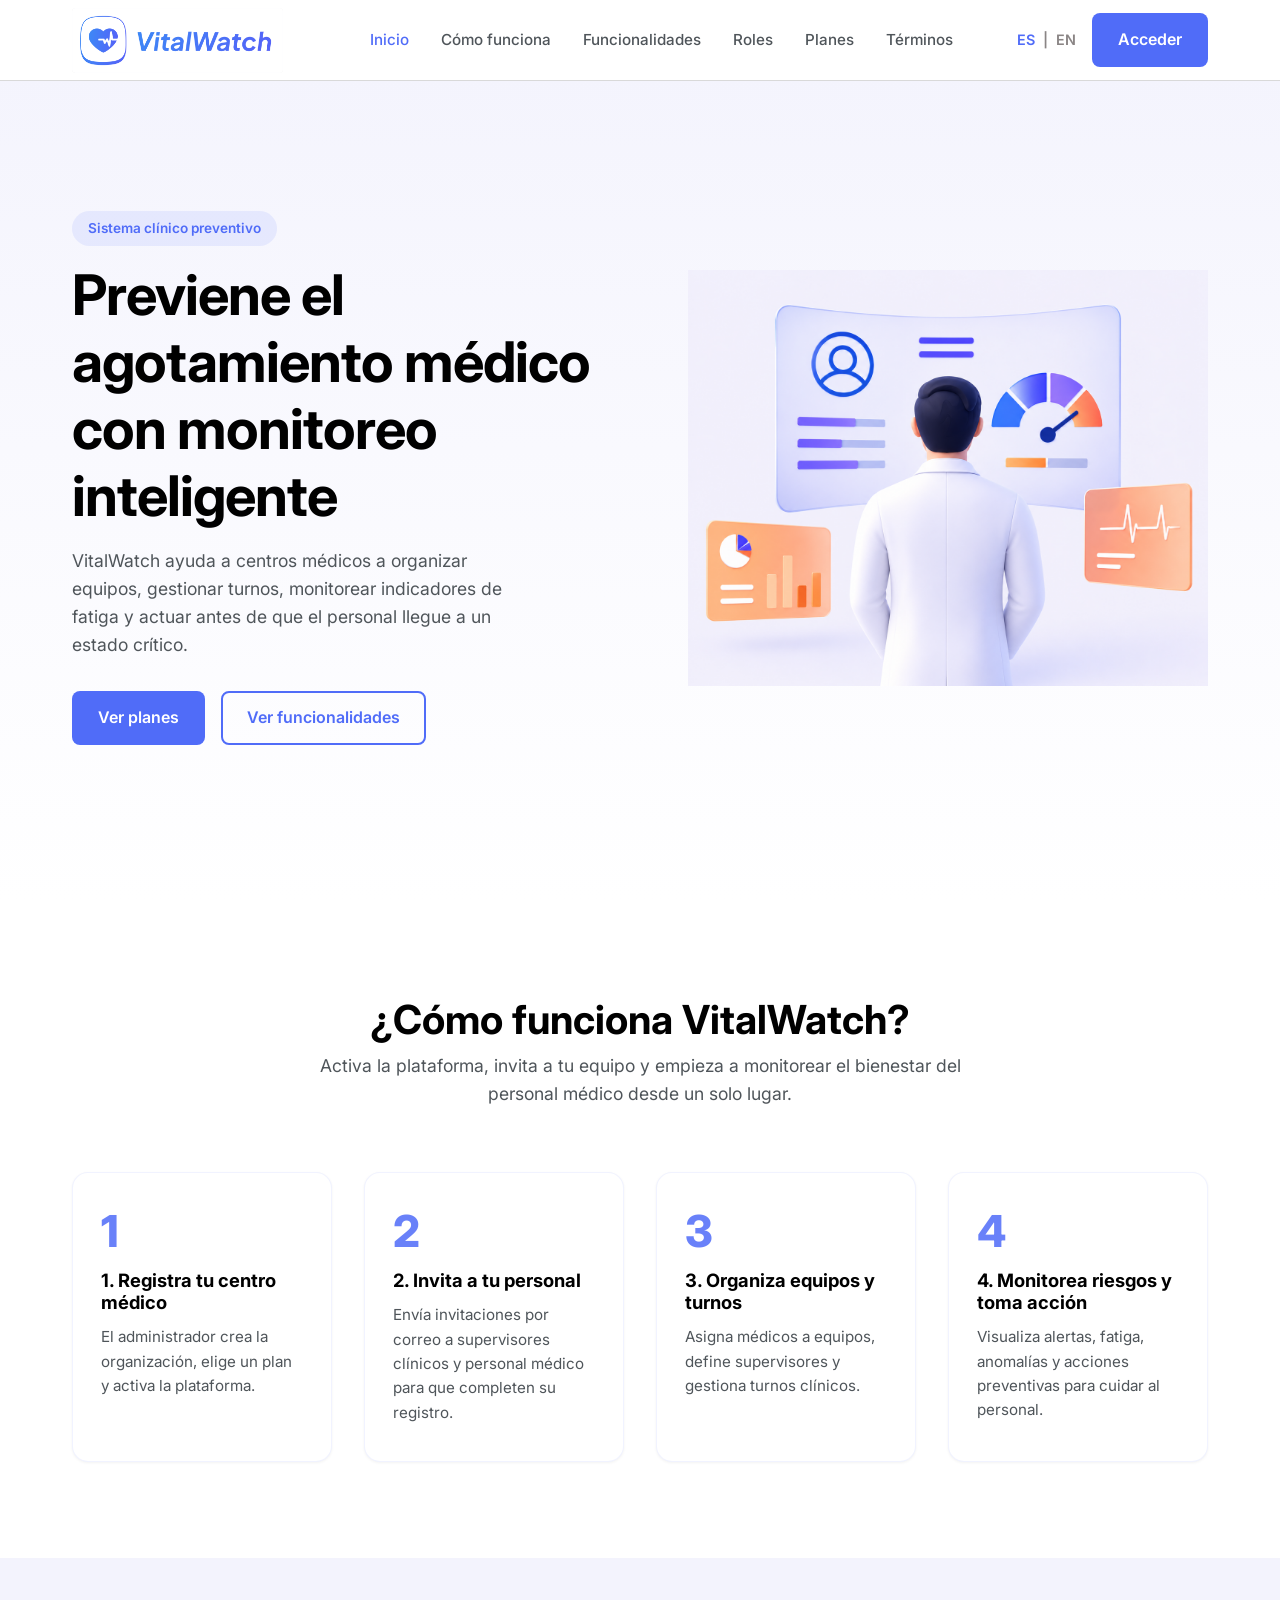
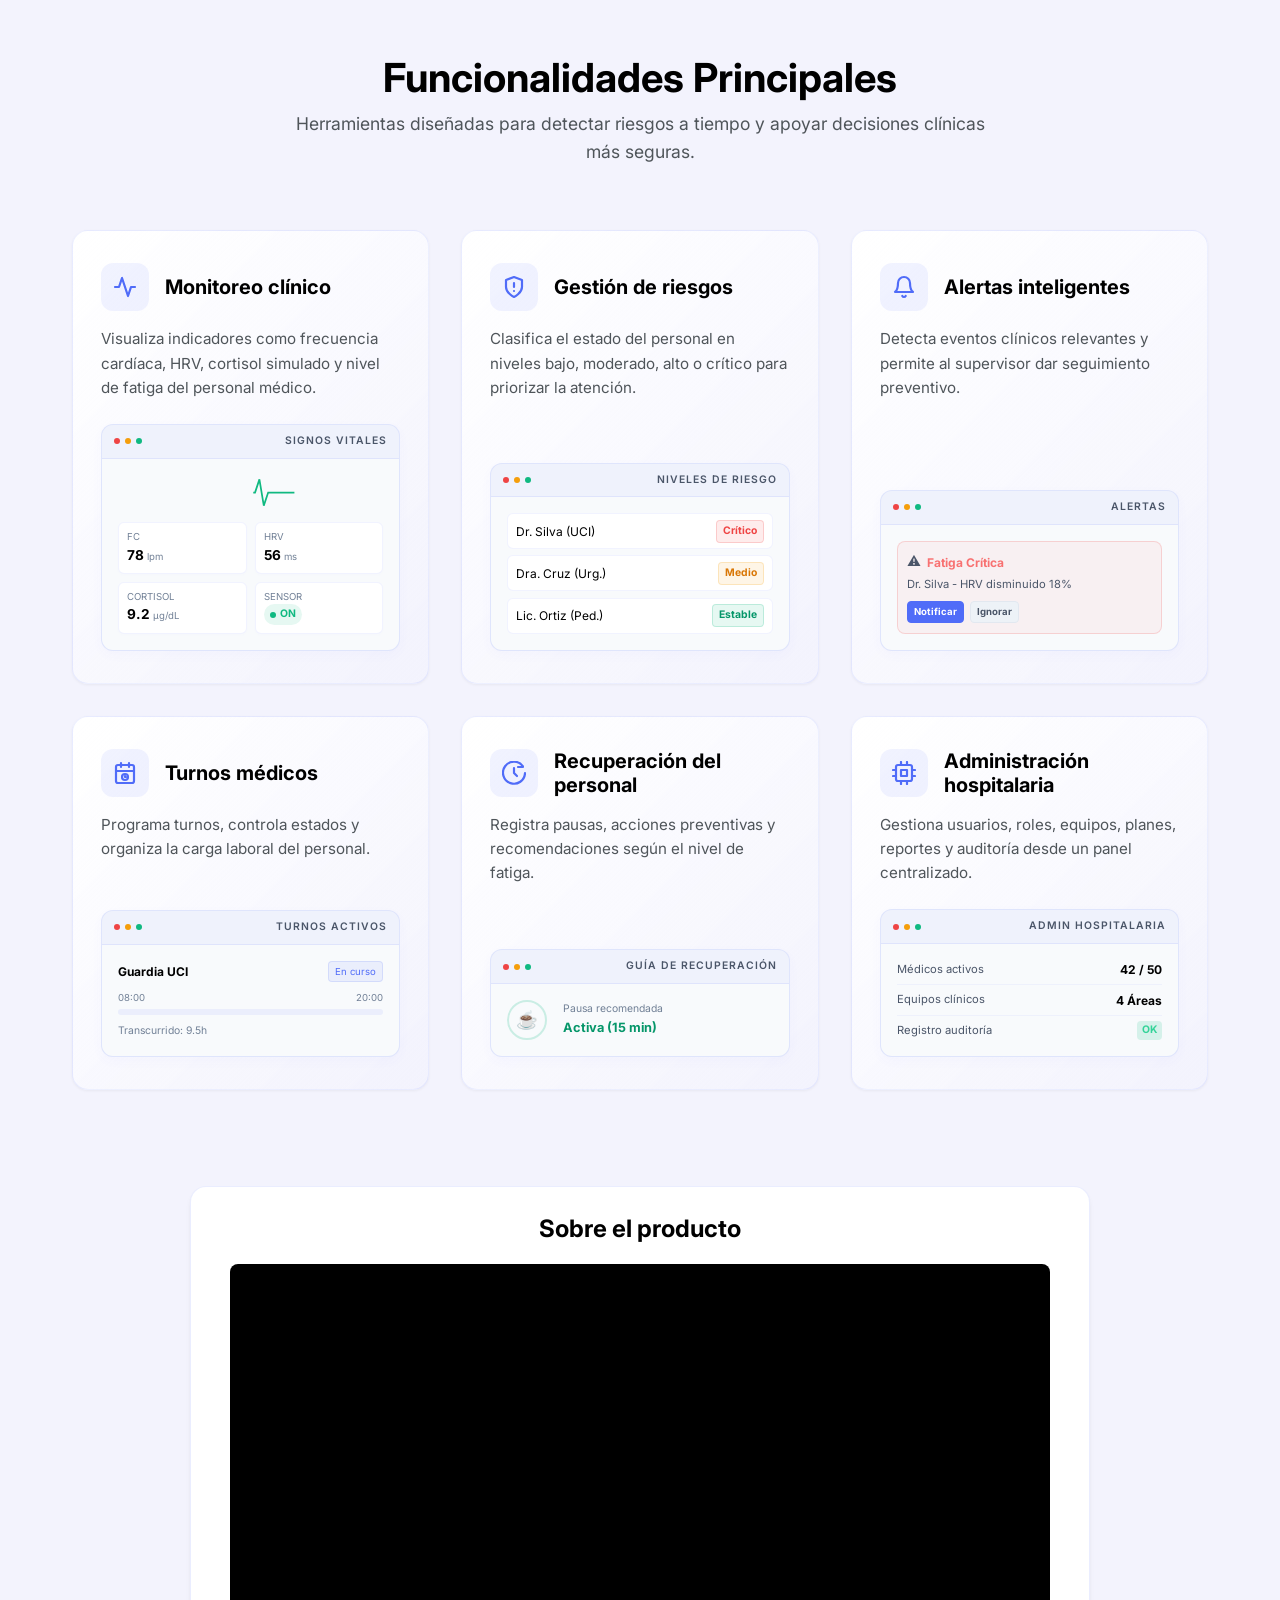
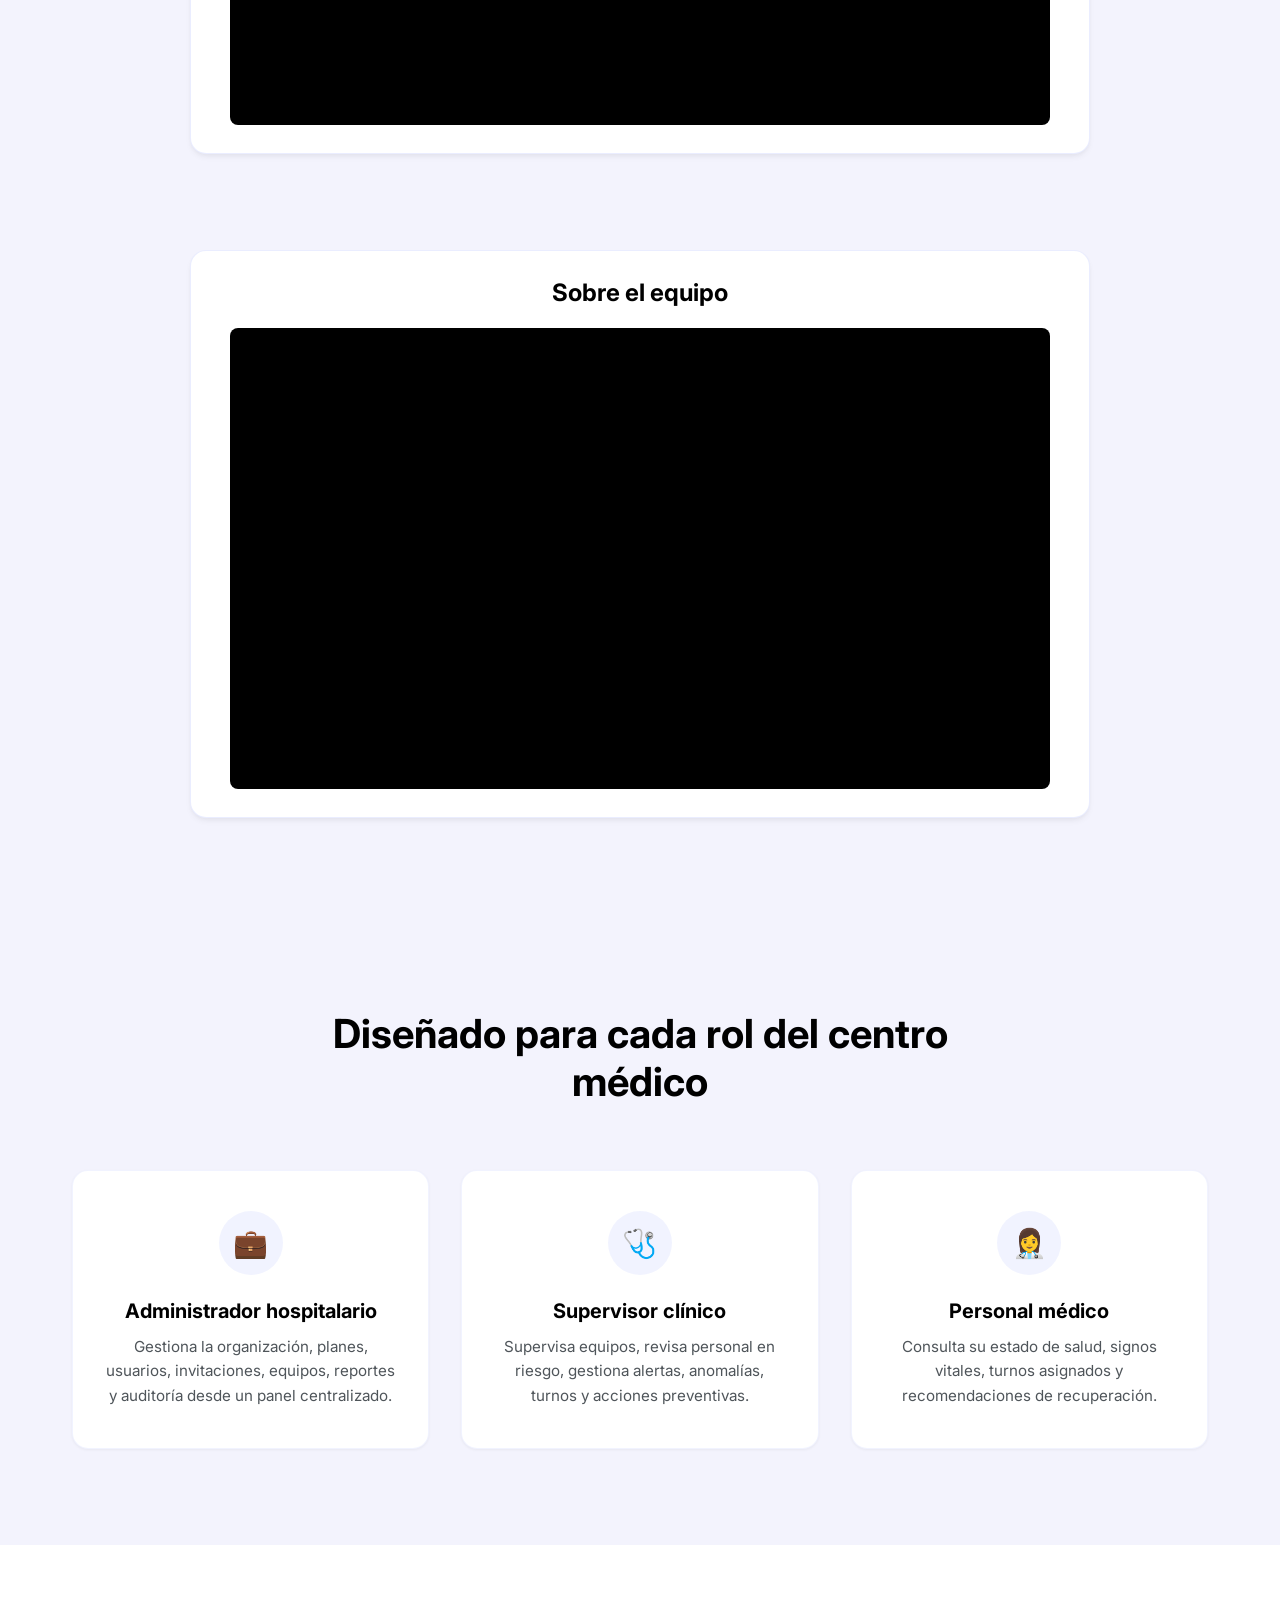
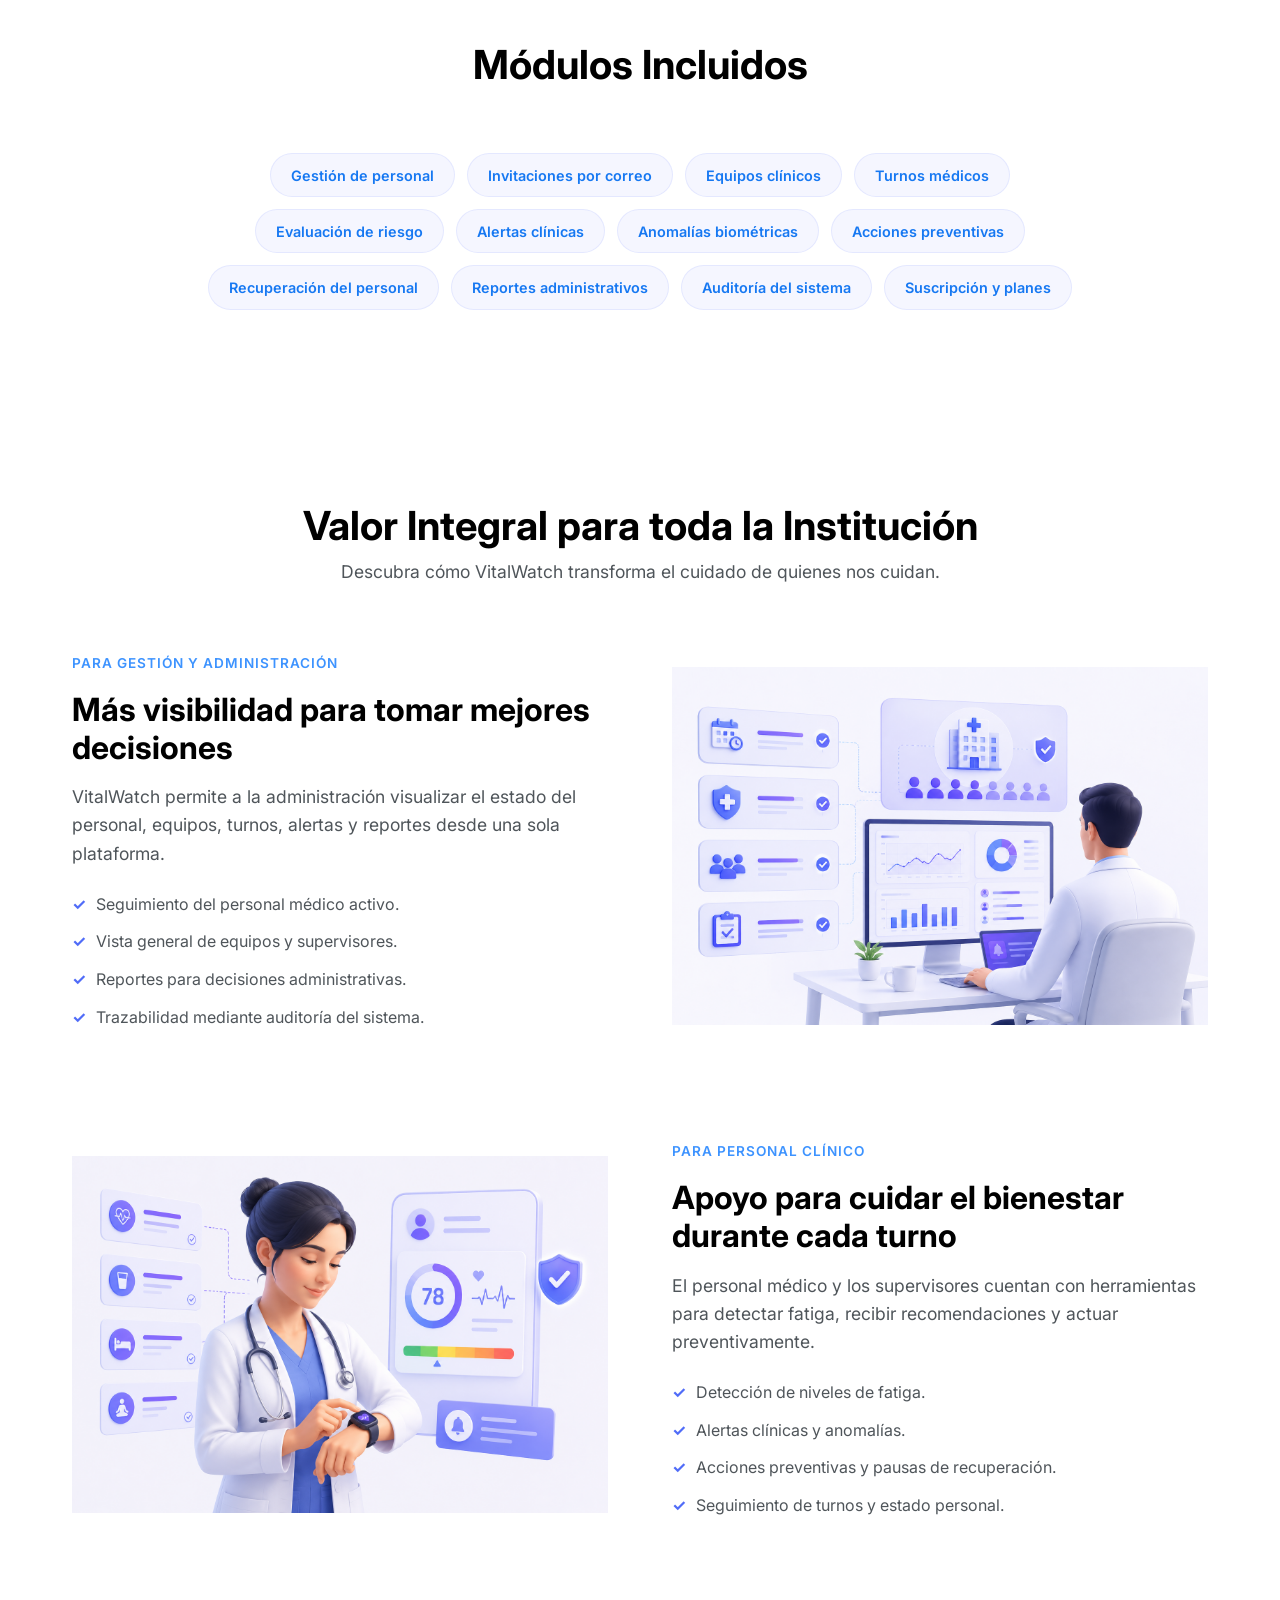
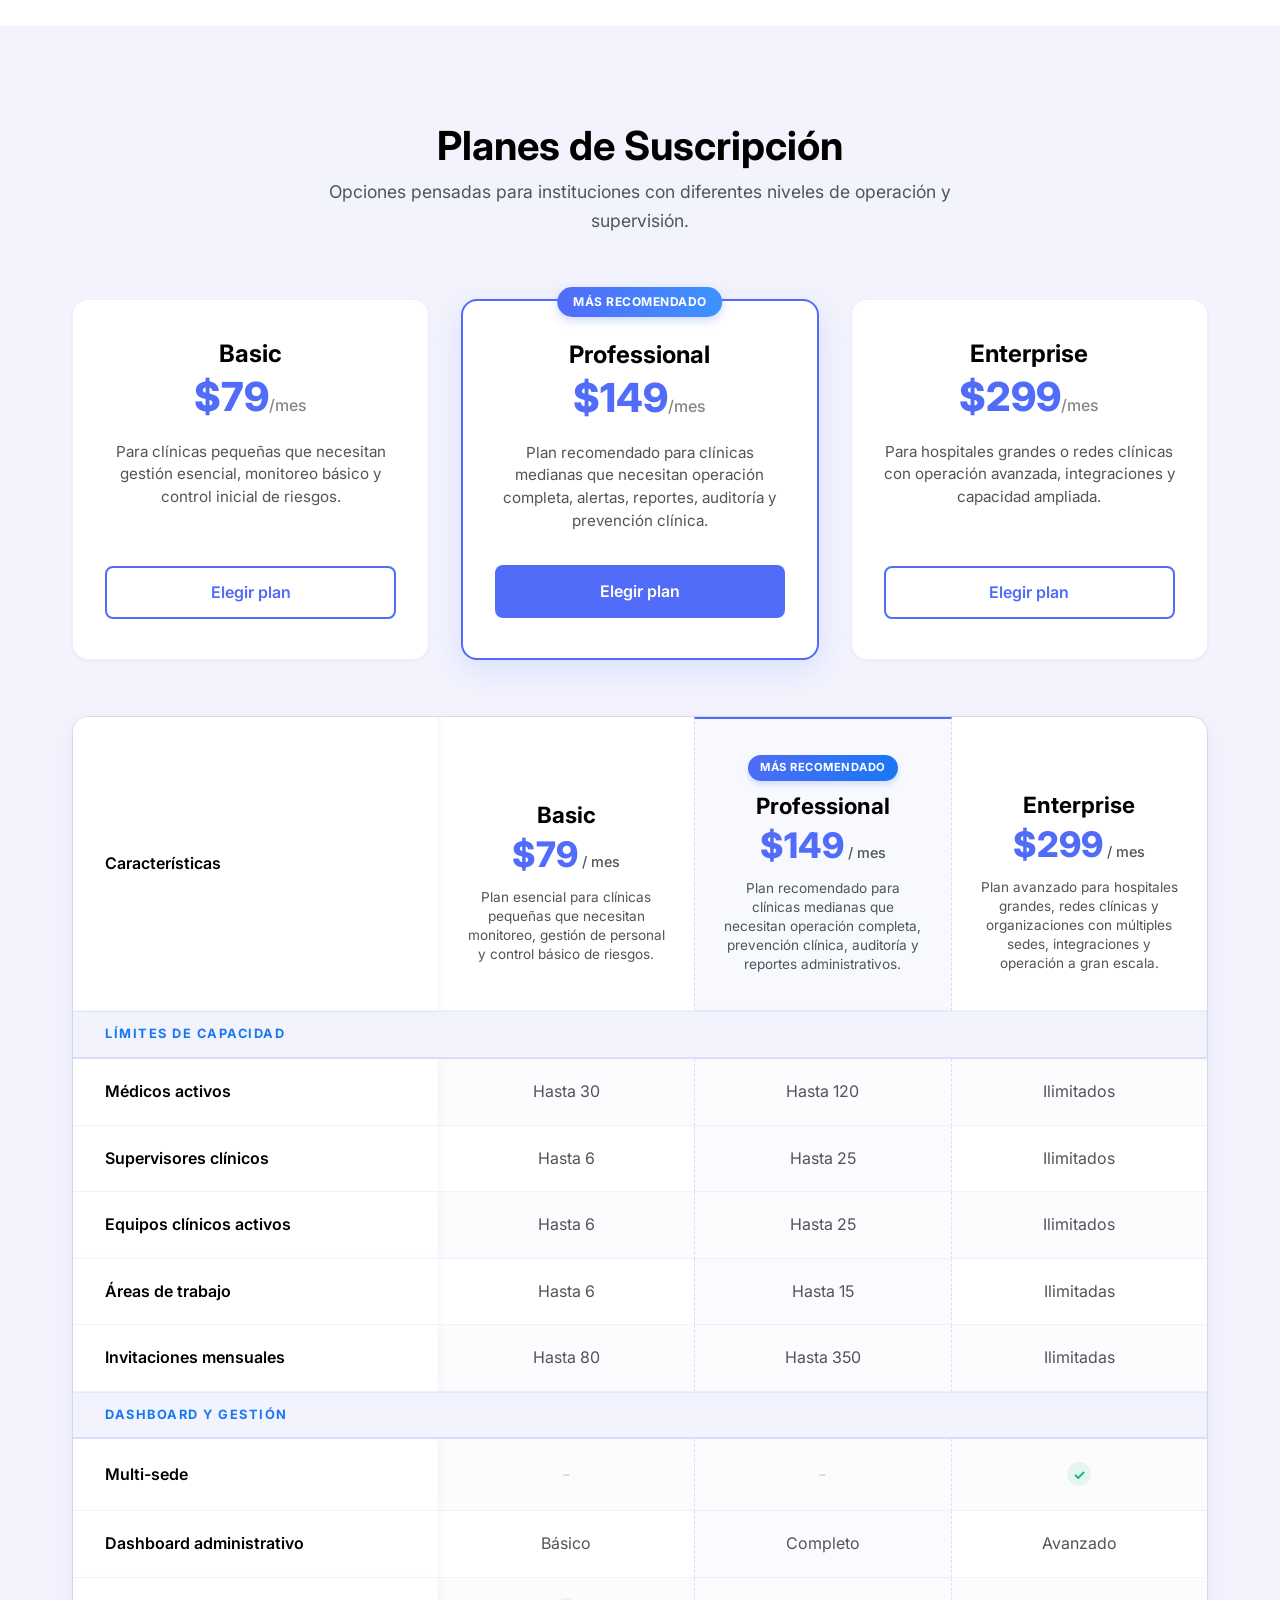
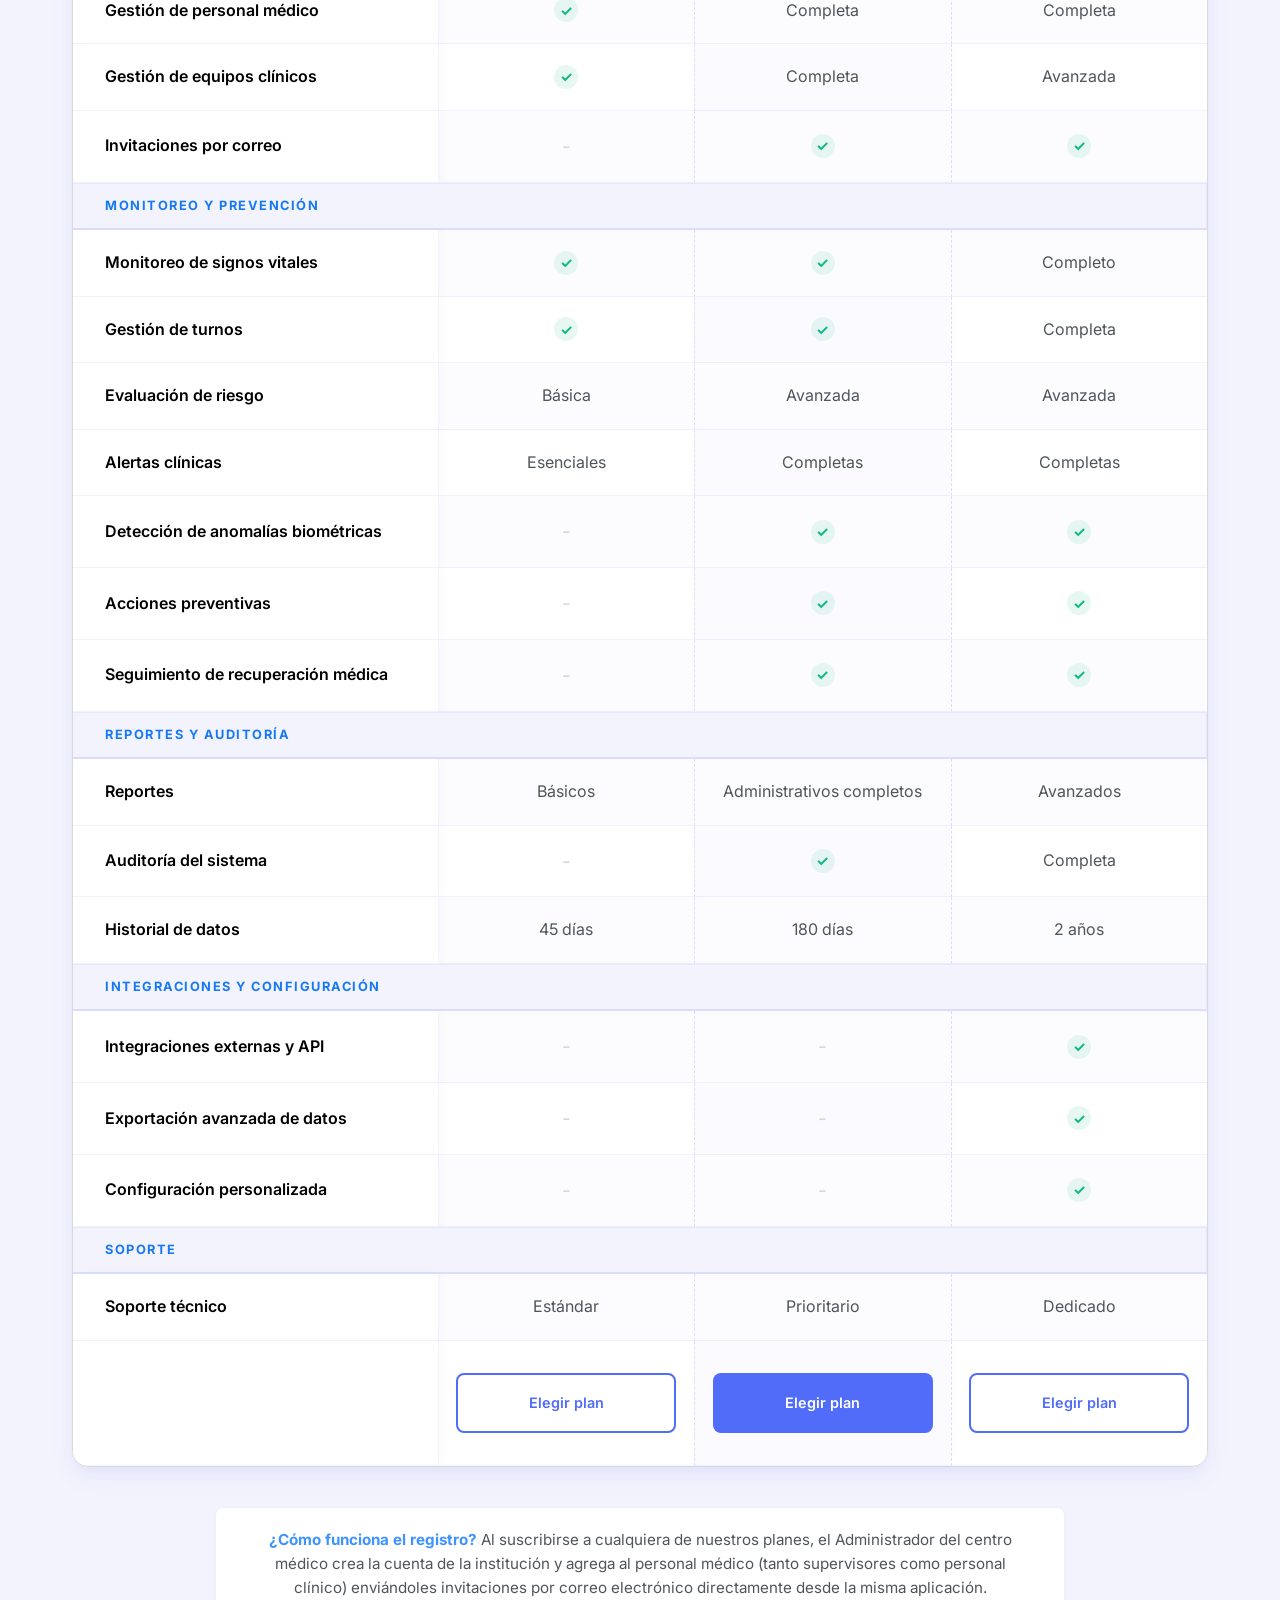
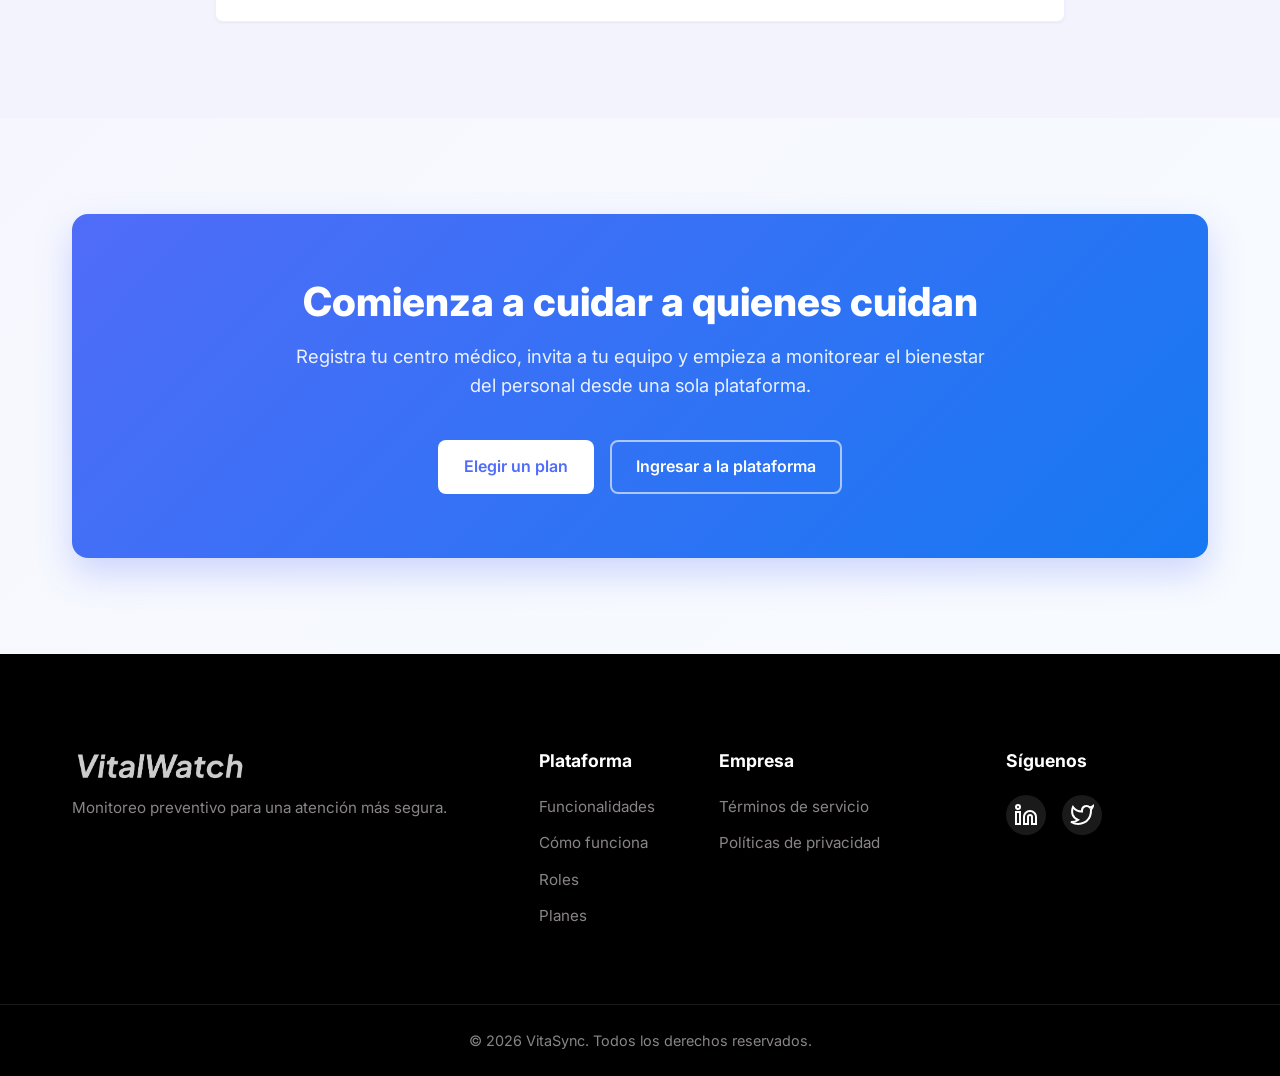
<file: index.html>
<!DOCTYPE html>
<html lang="es">

<head>
    <meta name="author" content="Equipo VitaSync">
    <meta name="description"
        content="Plataforma inteligente para el monitoreo, reporte y análisis de la fatiga en clínicas y hospitales. Optimiza la salud laboral y la seguridad del paciente con tecnología avanzada.">
    <meta name="keywords"
        content="fatiga, salud laboral, vitalwatch, clínica, hospital, prevención, monitoreo, plataforma, turnos, bienestar, personal médico">
    <meta name="copyright" content="Copyright Equipo VitaSync 2026" />
    <!--link rel="stylesheet" href="./assets/styles/desktop_styles.css"-->
    <!--link rel="stylesheet" href="./assets/styles/mobile_styles.css"-->
    <!--link href="https://fonts.googleapis.com/css2?family=Plus+Jakarta+Sans:wght@400;700&display=swap" rel="stylesheet"-->
    <!--link rel="stylesheet" href="https://cdnjs.cloudflare.com/ajax/libs/font-awesome/6.5.0/css/all.min.css"-->
    <!--script type="module" src="./assets/scripts/main.js" defer></script-->
    <!--title>VitalWatch</title-->

    <meta charset="UTF-8">
    <meta name="viewport" content="width=device-width, initial-scale=1.0">
    <title>VitalWatch | Monitoreo Inteligente para Atención Segura</title>
    <meta name="description"
        content="Plataforma de VitaSync para el monitoreo de fatiga del personal médico, prevención de riesgo clínico y continuidad operacional.">
    <link rel="preconnect" href="https://fonts.googleapis.com">
    <link rel="preconnect" href="https://fonts.gstatic.com" crossorigin>
    <link href="https://fonts.googleapis.com/css2?family=Inter:wght@300;400;500;600;700&display=swap" rel="stylesheet">
    <link rel="stylesheet" href="assets/css/styles.css">
    <link rel="icon" type="image/png" href="assets/images/logo.png">



</head>

<body>
    <!-- Header & Navigation -->
    <header class="header" id="header">
        <div class="container header-container">
            <div class="logo">
                <img src="assets/images/banner.png" alt="VitalWatch Logo" class="logo-img">
                <!-- Fallback text si no carga la imagen -->
                <span class="logo-text">VitalWatch</span>
            </div>

            <nav class="nav-menu" id="nav-menu">
                <ul class="nav-list">
                    <li><a href="#inicio" class="nav-link active" data-i18n="nav.home">Inicio</a></li>
                    <li><a href="#como-funciona" class="nav-link" data-i18n="nav.how_it_works">Cómo funciona</a></li>
                    <li><a href="#funcionalidades" class="nav-link" data-i18n="nav.features">Funcionalidades</a></li>
                    <li><a href="#roles" class="nav-link" data-i18n="nav.roles">Roles</a></li>
                    <li><a href="#planes" class="nav-link" data-i18n="nav.plans">Planes</a></li>
                    <li><a href="terms.html" class="nav-link" data-i18n="nav.terms">Términos</a></li>
                </ul>

                <div class="nav-actions">
                    <div class="lang-selector">
                        <span class="lang active">ES</span> <span class="separator">|</span> <span
                            class="lang">EN</span>
                    </div>
                    <!-- TODO: Reemplazar "https://app.tudominio.com/login" por la URL real de tu Web App -->
                    <a href="https://app.vitalwatch.space/sign-in" rel="noopener noreferrer"
                        class="btn btn-primary btn-login" data-i18n="nav.login">Acceder</a>
                </div>
            </nav>

            <button class="mobile-toggle" id="mobile-toggle" aria-label="Abrir menú">
                <svg width="24" height="24" viewBox="0 0 24 24" fill="none" stroke="currentColor" stroke-width="2"
                    stroke-linecap="round" stroke-linejoin="round">
                    <line x1="3" y1="12" x2="21" y2="12"></line>
                    <line x1="3" y1="6" x2="21" y2="6"></line>
                    <line x1="3" y1="18" x2="21" y2="18"></line>
                </svg>
            </button>
        </div>
    </header>

    <main>
        <!-- Hero Section -->
        <section id="inicio" class="hero">
            <div class="container hero-container">
                <div class="hero-content">
                    <div class="badge" data-i18n="hero.badge">Sistema clínico preventivo</div>
                    <h1 class="hero-title" data-i18n="hero.title">Previene el agotamiento médico con monitoreo inteligente</h1>
                    <p class="hero-subtitle" data-i18n="hero.subtitle">
                        VitalWatch ayuda a centros médicos a organizar equipos, gestionar turnos, monitorear indicadores de fatiga y actuar antes de que el personal llegue a un estado crítico.
                    </p>
                    <div class="hero-cta">
                        <a href="#planes" class="btn btn-primary" data-i18n="hero.cta.plans">Ver planes</a>
                        <a href="#funcionalidades" class="btn btn-outline" data-i18n="hero.cta.features">Ver funcionalidades</a>
                    </div>
                </div>

                <img src="assets/images/monitoreo.png" alt="waza">
            </div>
        </section>

        <!-- How it Works Section -->
        <section id="como-funciona" class="section">
            <div class="container">
                <div class="section-header text-center">
                    <h2 class="section-title" data-i18n="how_it_works.title">¿Cómo funciona VitalWatch?</h2>
                    <p class="section-subtitle" data-i18n="how_it_works.subtitle">Activa la plataforma, invita a tu equipo y empieza a monitorear el bienestar del personal médico desde un solo lugar.</p>
                </div>
                <div class="steps-grid">
                    <div class="step-card">
                        <div class="step-num">1</div>
                        <h3 class="step-title" data-i18n="how_it_works.step1.title">Registra tu centro médico</h3>
                        <p class="step-desc" data-i18n="how_it_works.step1.desc">El administrador crea la organización, elige un plan y activa la plataforma.</p>
                    </div>
                    <div class="step-card">
                        <div class="step-num">2</div>
                        <h3 class="step-title" data-i18n="how_it_works.step2.title">Invita a tu personal</h3>
                        <p class="step-desc" data-i18n="how_it_works.step2.desc">Envía invitaciones por correo a supervisores clínicos y personal médico para que completen su registro.</p>
                    </div>
                    <div class="step-card">
                        <div class="step-num">3</div>
                        <h3 class="step-title" data-i18n="how_it_works.step3.title">Organiza equipos y turnos</h3>
                        <p class="step-desc" data-i18n="how_it_works.step3.desc">Asigna médicos a equipos, define supervisores y gestiona turnos clínicos.</p>
                    </div>
                    <div class="step-card">
                        <div class="step-num">4</div>
                        <h3 class="step-title" data-i18n="how_it_works.step4.title">Monitorea riesgos y toma acción</h3>
                        <p class="step-desc" data-i18n="how_it_works.step4.desc">Visualiza alertas, fatiga, anomalías y acciones preventivas para cuidar al personal.</p>
                    </div>
                </div>
            </div>
        </section>

        <!-- Funcionalidades Section -->
        <section id="funcionalidades" class="section bg-light">
            <div class="container">
                <div class="section-header text-center">
                    <h2 class="section-title" data-i18n="features.title">Funcionalidades Principales</h2>
                    <p class="section-subtitle" data-i18n="features.subtitle">Herramientas diseñadas para detectar
                        riesgos a tiempo y apoyar
                        decisiones clínicas más seguras.</p>
                </div>

                <div class="features-grid">
                    <!-- Feature 1: Monitoreo clínico -->
                    <div class="feature-card">
                        <div class="feature-header-inline">
                            <div class="feature-icon">
                                <svg width="24" height="24" viewBox="0 0 24 24" fill="none" stroke="currentColor"
                                    stroke-width="2.2" stroke-linecap="round" stroke-linejoin="round">
                                    <path d="M22 12h-4l-3 9L9 3l-3 9H2"></path>
                                </svg>
                            </div>
                            <h3 class="feature-title" data-i18n="features.f1.title">Monitoreo clínico</h3>
                        </div>
                        <p class="feature-desc" data-i18n="features.f1.desc">Visualiza signos vitales, fatiga, HRV,
                            cortisol y estado del sensor.</p>

                        <!-- Mini-Mockup Interactivo -->
                        <div class="feature-mockup mockup-clinical">
                            <div class="mockup-header-bar">
                                <span class="mockup-dot-red"></span>
                                <span class="mockup-dot-yellow"></span>
                                <span class="mockup-dot-green"></span>
                                <span class="mockup-label" data-i18n="mockup.clinical.title">VITAL SIGNS</span>
                            </div>
                            <div class="mockup-body-content">
                                <div class="ecg-container">
                                    <svg class="ecg-svg" viewBox="0 0 100 40">
                                        <path class="ecg-path"
                                            d="M 0,20 L 20,20 L 25,20 L 30,5 L 35,35 L 40,20 L 45,20 L 50,20 L 55,20 L 60,5 L 65,35 L 70,20 L 75,20 L 80,20 L 85,20 L 100,20" />
                                    </svg>
                                </div>
                                <div class="metrics-grid">
                                    <div class="metric-box">
                                        <span class="metric-lbl" data-i18n="mockup.clinical.hr.lbl">FC</span>
                                        <span class="metric-val text-pulse">78 <small>lpm</small></span>
                                    </div>
                                    <div class="metric-box">
                                        <span class="metric-lbl" data-i18n="mockup.clinical.hrv.lbl">HRV</span>
                                        <span class="metric-val">56 <small>ms</small></span>
                                    </div>
                                    <div class="metric-box">
                                        <span class="metric-lbl"
                                            data-i18n="mockup.clinical.cortisol.lbl">Cortisol</span>
                                        <span class="metric-val">9.2 <small>μg/dL</small></span>
                                    </div>
                                    <div class="metric-box">
                                        <span class="metric-lbl" data-i18n="mockup.clinical.sensor.lbl">Sensor</span>
                                        <span class="sensor-pill connected"><span class="pulse-dot"></span><span
                                                data-i18n="mockup.clinical.sensor.status">ON</span></span>
                                    </div>
                                </div>
                            </div>
                        </div>
                    </div>

                    <!-- Feature 2: Gestión de riesgos -->
                    <div class="feature-card">
                        <div class="feature-header-inline">
                            <div class="feature-icon">
                                <svg width="24" height="24" viewBox="0 0 24 24" fill="none" stroke="currentColor"
                                    stroke-width="2.2" stroke-linecap="round" stroke-linejoin="round">
                                    <path d="M12 22s8-4 8-10V5l-8-3-8 3v7c0 6 8 10 8 10z"></path>
                                    <path d="M12 8v4"></path>
                                    <path d="M12 16h.01"></path>
                                </svg>
                            </div>
                            <h3 class="feature-title" data-i18n="features.f2.title">Gestión de riesgos</h3>
                        </div>
                        <p class="feature-desc" data-i18n="features.f2.desc">Clasifica al personal por nivel de riesgo y
                            prioriza casos críticos.</p>

                        <!-- Mini-Mockup Interactivo -->
                        <div class="feature-mockup mockup-risk">
                            <div class="mockup-header-bar">
                                <span class="mockup-dot-red"></span>
                                <span class="mockup-dot-yellow"></span>
                                <span class="mockup-dot-green"></span>
                                <span class="mockup-label" data-i18n="mockup.risk.title">RISK LEVELS</span>
                            </div>
                            <div class="mockup-body-content">
                                <div class="risk-list">
                                    <div class="risk-row">
                                        <span class="risk-name">Dr. Silva (UCI)</span>
                                        <span class="risk-status badge-critical"
                                            data-i18n="mockup.risk.critical">Crítico</span>
                                    </div>
                                    <div class="risk-row">
                                        <span class="risk-name">Dra. Cruz (Urg.)</span>
                                        <span class="risk-status badge-medium"
                                            data-i18n="mockup.risk.medium">Medio</span>
                                    </div>
                                    <div class="risk-row">
                                        <span class="risk-name">Lic. Ortiz (Ped.)</span>
                                        <span class="risk-status badge-stable"
                                            data-i18n="mockup.risk.stable">Estable</span>
                                    </div>
                                </div>
                            </div>
                        </div>
                    </div>

                    <!-- Feature 3: Alertas inteligentes -->
                    <div class="feature-card">
                        <div class="feature-header-inline">
                            <div class="feature-icon">
                                <svg class="bell-icon" width="24" height="24" viewBox="0 0 24 24" fill="none"
                                    stroke="currentColor" stroke-width="2.2" stroke-linecap="round"
                                    stroke-linejoin="round">
                                    <path d="M18 8A6 6 0 0 0 6 8c0 7-3 9-3 9h18s-3-2-3-9"></path>
                                    <path d="M13.73 21a2 2 0 0 1-3.46 0"></path>
                                </svg>
                            </div>
                            <h3 class="feature-title" data-i18n="features.f3.title">Alertas inteligentes</h3>
                        </div>
                        <p class="feature-desc" data-i18n="features.f3.desc">Detecta anomalías biométricas y genera
                            alertas para supervisores.</p>

                        <!-- Mini-Mockup Interactivo -->
                        <div class="feature-mockup mockup-alerts">
                            <div class="mockup-header-bar">
                                <span class="mockup-dot-red"></span>
                                <span class="mockup-dot-yellow"></span>
                                <span class="mockup-dot-green"></span>
                                <span class="mockup-label" data-i18n="mockup.alerts.title_bar">ALERTS</span>
                            </div>
                            <div class="mockup-body-content">
                                <div class="alert-box">
                                    <div class="alert-box-header">
                                        <span class="alert-warning-icon">⚠️</span>
                                        <span class="alert-box-title" data-i18n="mockup.alerts.title">Fatiga
                                            Crítica</span>
                                    </div>
                                    <p class="alert-box-desc" data-i18n="mockup.alerts.desc">Dr. Silva - HRV disminuido
                                        18%</p>
                                    <div class="alert-box-actions">
                                        <span class="alert-btn btn-notify"
                                            data-i18n="mockup.alerts.btn.notify">Notificar</span>
                                        <span class="alert-btn btn-dismiss"
                                            data-i18n="mockup.alerts.btn.dismiss">Ignorar</span>
                                    </div>
                                </div>
                            </div>
                        </div>
                    </div>

                    <!-- Feature 4: Turnos médicos -->
                    <div class="feature-card">
                        <div class="feature-header-inline">
                            <div class="feature-icon">
                                <svg width="24" height="24" viewBox="0 0 24 24" fill="none" stroke="currentColor"
                                    stroke-width="2.2" stroke-linecap="round" stroke-linejoin="round">
                                    <rect x="3" y="4" width="18" height="18" rx="2" ry="2"></rect>
                                    <line x1="16" y1="2" x2="16" y2="6"></line>
                                    <line x1="8" y1="2" x2="8" y2="6"></line>
                                    <line x1="3" y1="10" x2="21" y2="10"></line>
                                    <circle cx="12" cy="16" r="3"></circle>
                                    <polyline points="12 15 12 16 13 16"></polyline>
                                </svg>
                            </div>
                            <h3 class="feature-title" data-i18n="features.f4.title">Turnos médicos</h3>
                        </div>
                        <p class="feature-desc" data-i18n="features.f4.desc">Organiza jornadas, asigna turnos y registra
                            inicio y fin de actividades.</p>

                        <!-- Mini-Mockup Interactivo -->
                        <div class="feature-mockup mockup-shifts">
                            <div class="mockup-header-bar">
                                <span class="mockup-dot-red"></span>
                                <span class="mockup-dot-yellow"></span>
                                <span class="mockup-dot-green"></span>
                                <span class="mockup-label" data-i18n="mockup.shifts.title_bar">ACTIVE SHIFTS</span>
                            </div>
                            <div class="mockup-body-content">
                                <div class="shift-info">
                                    <div class="shift-meta">
                                        <span class="shift-role" data-i18n="mockup.shifts.title">Guardia UCI</span>
                                        <span class="shift-badge-active" data-i18n="mockup.shifts.status">En
                                            curso</span>
                                    </div>
                                    <div class="shift-progress-wrapper">
                                        <div class="shift-times">
                                            <span>08:00</span>
                                            <span>20:00</span>
                                        </div>
                                        <div class="shift-progress-bar">
                                            <div class="shift-progress-fill"></div>
                                        </div>
                                    </div>
                                    <div class="shift-footer-stats">
                                        <span data-i18n="mockup.shifts.worked">Transcurrido: 9.5h</span>
                                    </div>
                                </div>
                            </div>
                        </div>
                    </div>

                    <!-- Feature 5: Recuperación del personal -->
                    <div class="feature-card">
                        <div class="feature-header-inline">
                            <div class="feature-icon">
                                <svg width="24" height="24" viewBox="0 0 24 24" fill="none" stroke="currentColor"
                                    stroke-width="2.2" stroke-linecap="round" stroke-linejoin="round">
                                    <path d="M23 12a11 11 0 1 1-2.2-6.9L21 6h-5"></path>
                                    <path d="M12 7v5l3 3"></path>
                                </svg>
                            </div>
                            <h3 class="feature-title" data-i18n="features.f5.title">Recuperación del personal</h3>
                        </div>
                        <p class="feature-desc" data-i18n="features.f5.desc">Asigna pausas, evaluaciones médicas y
                            acciones preventivas.</p>

                        <!-- Mini-Mockup Interactivo -->
                        <div class="feature-mockup mockup-recovery">
                            <div class="mockup-header-bar">
                                <span class="mockup-dot-red"></span>
                                <span class="mockup-dot-yellow"></span>
                                <span class="mockup-dot-green"></span>
                                <span class="mockup-label" data-i18n="mockup.recovery.title_bar">RECOVERY GUIDE</span>
                            </div>
                            <div class="mockup-body-content">
                                <div class="recovery-content">
                                    <div class="breath-container">
                                        <div class="breath-ring"></div>
                                        <span class="breath-icon">☕</span>
                                    </div>
                                    <div class="recovery-text">
                                        <span class="recovery-sugg" data-i18n="mockup.recovery.suggested">Pausa
                                            recomendada</span>
                                        <span class="recovery-action" data-i18n="mockup.recovery.active_break">Activa
                                            (15 min)</span>
                                    </div>
                                </div>
                            </div>
                        </div>
                    </div>

                    <!-- Feature 6: Administración hospitalaria -->
                    <div class="feature-card">
                        <div class="feature-header-inline">
                            <div class="feature-icon">
                                <svg width="24" height="24" viewBox="0 0 24 24" fill="none" stroke="currentColor"
                                    stroke-width="2.2" stroke-linecap="round" stroke-linejoin="round">
                                    <rect x="4" y="4" width="16" height="16" rx="2" ry="2"></rect>
                                    <rect x="9" y="9" width="6" height="6"></rect>
                                    <line x1="9" y1="1" x2="9" y2="4"></line>
                                    <line x1="15" y1="1" x2="15" y2="4"></line>
                                    <line x1="9" y1="20" x2="9" y2="23"></line>
                                    <line x1="15" y1="20" x2="15" y2="23"></line>
                                    <line x1="20" y1="9" x2="23" y2="9"></line>
                                    <line x1="20" y1="15" x2="23" y2="15"></line>
                                    <line x1="1" y1="9" x2="4" y2="9"></line>
                                    <line x1="1" y1="15" x2="4" y2="15"></line>
                                </svg>
                            </div>
                            <h3 class="feature-title" data-i18n="features.f6.title">Administración hospitalaria</h3>
                        </div>
                        <p class="feature-desc" data-i18n="features.f6.desc">Gestiona usuarios, equipos, suscripciones,
                            reportes y auditoría.</p>

                        <!-- Mini-Mockup Interactivo -->
                        <div class="feature-mockup mockup-admin">
                            <div class="mockup-header-bar">
                                <span class="mockup-dot-red"></span>
                                <span class="mockup-dot-yellow"></span>
                                <span class="mockup-dot-green"></span>
                                <span class="mockup-label" data-i18n="mockup.admin.title_bar">HOSPITAL ADMIN</span>
                            </div>
                            <div class="mockup-body-content">
                                <div class="admin-grid">
                                    <div class="admin-stat-row">
                                        <span class="admin-stat-lbl" data-i18n="mockup.admin.doctors">Médicos
                                            activos</span>
                                        <span class="admin-stat-val">42 / 50</span>
                                    </div>
                                    <div class="admin-stat-row">
                                        <span class="admin-stat-lbl" data-i18n="mockup.admin.teams">Equipos
                                            clínicos</span>
                                        <span class="admin-stat-val">4 Áreas</span>
                                    </div>
                                    <div class="admin-stat-row">
                                        <span class="admin-stat-lbl" data-i18n="mockup.admin.audit">Registro
                                            auditoría</span>
                                        <span class="admin-stat-val badge-ok">OK</span>
                                    </div>
                                </div>
                            </div>
                        </div>
                    </div>
                </div>

                <div class="about-product-video-card">
                    <h3 class="about-product-video-title" data-i18n="features.aboutProduct.title">Sobre el producto</h3>
                    <div class="about-product-video-wrapper">
                        <iframe
                            src="https://www.youtube.com/embed/nxZiQPpGg5M"
                            title="About The Product"
                            loading="lazy"
                            allow="accelerometer; autoplay; clipboard-write; encrypted-media; gyroscope; picture-in-picture; web-share"
                            referrerpolicy="strict-origin-when-cross-origin"
                            allowfullscreen>
                        </iframe>
                    </div>
                </div>

                <div class="about-product-video-card">
                    <h3 class="about-product-video-title" data-i18n="features.aboutTeam.title">Sobre el equipo</h3>
                    <div class="about-product-video-wrapper">
                        <iframe
                            src="https://www.youtube.com/embed/lVf8sWC9PK4"
                            title="About The Team"
                            loading="lazy"
                            allow="accelerometer; autoplay; clipboard-write; encrypted-media; gyroscope; picture-in-picture; web-share"
                            referrerpolicy="strict-origin-when-cross-origin"
                            allowfullscreen>
                        </iframe>
                    </div>
                </div>
            </div>
        </section>

        <!-- Roles Section -->
        <section id="roles" class="section bg-light">
            <div class="container">
                <div class="section-header text-center">
                    <h2 class="section-title" data-i18n="roles.title">Diseñado para cada rol del centro médico</h2>
                </div>
                <div class="roles-grid">
                    <div class="role-card">
                        <div class="role-icon-container">
                            <span class="role-icon">💼</span>
                        </div>
                        <h3 class="role-title" data-i18n="roles.admin.title">Administrador hospitalario</h3>
                        <p class="role-desc" data-i18n="roles.admin.desc">Gestiona la organización, planes, usuarios, invitaciones, equipos, reportes y auditoría desde un panel centralizado.</p>
                    </div>
                    <div class="role-card">
                        <div class="role-icon-container">
                            <span class="role-icon">🩺</span>
                        </div>
                        <h3 class="role-title" data-i18n="roles.supervisor.title">Supervisor clínico</h3>
                        <p class="role-desc" data-i18n="roles.supervisor.desc">Supervisa equipos, revisa personal en riesgo, gestiona alertas, anomalías, turnos y acciones preventivas.</p>
                    </div>
                    <div class="role-card">
                        <div class="role-icon-container">
                            <span class="role-icon">👩‍⚕️</span>
                        </div>
                        <h3 class="role-title" data-i18n="roles.doctor.title">Personal médico</h3>
                        <p class="role-desc" data-i18n="roles.doctor.desc">Consulta su estado de salud, signos vitales, turnos asignados y recomendaciones de recuperación.</p>
                    </div>
                </div>
            </div>
        </section>

        <!-- Modules Section -->
        <section class="section">
            <div class="container">
                <div class="section-header text-center">
                    <h2 class="section-title" data-i18n="modules.title">Módulos Incluidos</h2>
                </div>
                <div class="modules-container">
                    <div class="module-chip" data-i18n="modules.m1">Gestión de personal</div>
                    <div class="module-chip" data-i18n="modules.m2">Invitaciones por correo</div>
                    <div class="module-chip" data-i18n="modules.m3">Equipos clínicos</div>
                    <div class="module-chip" data-i18n="modules.m4">Turnos médicos</div>
                    <div class="module-chip" data-i18n="modules.m5">Evaluación de riesgo</div>
                    <div class="module-chip" data-i18n="modules.m6">Alertas clínicas</div>
                    <div class="module-chip" data-i18n="modules.m7">Anomalías biométricas</div>
                    <div class="module-chip" data-i18n="modules.m8">Acciones preventivas</div>
                    <div class="module-chip" data-i18n="modules.m9">Recuperación del personal</div>
                    <div class="module-chip" data-i18n="modules.m10">Reportes administrativos</div>
                    <div class="module-chip" data-i18n="modules.m11">Auditoría del sistema</div>
                    <div class="module-chip" data-i18n="modules.m12">Suscripción y planes</div>
                </div>
            </div>
        </section>

        <!-- Beneficios Section -->
        <section id="beneficios" class="section">
            <div class="container">
                <div class="section-header text-center">
                    <h2 class="section-title" data-i18n="benefits.title">Valor Integral para toda la Institución</h2>
                    <p class="section-subtitle" data-i18n="benefits.subtitle">Descubra cómo VitalWatch transforma el
                        cuidado de quienes nos cuidan.
                    </p>
                </div>

                <div class="benefits-wrapper">
                    <!-- Beneficios Gestión -->
                    <div class="benefit-block image-right">
                        <div class="benefit-content">
                            <span class="benefit-tag" data-i18n="benefits.b1.tag">Para Gestión y Administración</span>
                            <h3 class="benefit-title" data-i18n="benefits.b1.title">Más visibilidad para tomar mejores
                                decisiones</h3>
                            <p class="benefit-desc" data-i18n="benefits.b1.desc">VitalWatch ayuda a supervisores y
                                responsables clínicos a
                                identificar personal en riesgo, anticipar problemas operativos y actuar con información
                                clara y oportuna.</p>
                            <ul class="benefit-list">
                                <li data-i18n="benefits.b1.l1"><strong>Asignación más segura:</strong> Ajuste turnos y
                                    priorice descansos según
                                    señales de fatiga.</li>
                                <li data-i18n="benefits.b1.l2"><strong>Prevención de riesgos:</strong> Reduzca la
                                    probabilidad de eventos adversos
                                    asociados al agotamiento.</li>
                                <li data-i18n="benefits.b1.l3"><strong>Continuidad operativa:</strong> Mantenga una
                                    mejor cobertura del personal
                                    sin improvisar decisiones.</li>
                                <li data-i18n="benefits.b1.l4"><strong>Mayor trazabilidad</strong> Registre alertas y
                                    acciones para mejorar la
                                    supervisión institucional.</li>
                            </ul>
                        </div>

                        <img src="assets/images/gestion_administracion.png">

                    </div>

                    <!-- Beneficios Clínico -->
                    <div class="benefit-block image-left">

                        <img src="assets/images/personal_clinico.png">
                        <div class="benefit-content">
                            <span class="benefit-tag" data-i18n="benefits.b2.tag">Para Personal Clínico</span>
                            <h3 class="benefit-title" data-i18n="benefits.b2.title">Apoyo para cuidar su bienestar
                                durante cada turno</h3>
                            <p class="benefit-desc" data-i18n="benefits.b2.desc">VitalWatch ayuda al personal médico a
                                reconocer señales de fatiga,
                                recibir recomendaciones preventivas y trabajar con mayor seguridad en jornadas
                                exigentes.</p>
                            <ul class="benefit-list">
                                <li data-i18n="benefits.b2.l1"><strong>Detección temprana:</strong> Identifique señales
                                    de agotamiento antes de que
                                    afecten su desempeño.</li>
                                <li data-i18n="benefits.b2.l2"><strong>Recomendaciones preventivas:</strong> Reciba
                                    apoyo para tomar descansos
                                    oportunos.</li>
                                <li data-i18n="benefits.b2.l3"><strong>Mayor tranquilidad:</strong> Trabaje con la
                                    confianza de contar con
                                    monitoreo y seguimiento.</li>
                                <li data-i18n="benefits.b2.l4"><strong>Bienestar visible:</strong> Consulte su estado
                                    general y comprenda mejor su
                                    nivel de riesgo.</li>
                            </ul>
                        </div>
                    </div>
                </div>
            </div>
        </section>

        <!-- Planes Section -->
        <section id="planes" class="section bg-light">
            <div class="container">
                <div class="section-header text-center">
                    <h2 class="section-title" data-i18n="plans.title">Planes de Suscripción</h2>
                    <p class="section-subtitle" data-i18n="plans.subtitle">Opciones pensadas para instituciones con
                        diferentes niveles de operación
                        y supervisión.
                    </p>
                </div>

                <div class="planes-cards-grid">
                    <!-- Basic Card -->
                    <div class="plan-summary-card">
                        <div class="plan-card-header">
                            <h3 class="plan-card-name" data-i18n="plans.basic.name">Basic</h3>
                            <div class="plan-card-price">$79<span class="plan-card-period">/mes</span></div>
                        </div>
                        <p class="plan-card-desc" data-i18n="plans.basic.summary">Para clínicas pequeñas que necesitan gestión esencial, monitoreo básico y control inicial de riesgos.</p>
                        <a href="https://app.vitalwatch.space/register-organization/basic" class="btn btn-outline btn-block plan-card-btn" data-i18n="plans.cta.basic">Elegir plan</a>
                    </div>
                    
                    <!-- Pro Card (Recomendado) -->
                    <div class="plan-summary-card recommended">
                        <div class="plan-badge-recommended" data-i18n="plans.popular.badge">Más recomendado</div>
                        <div class="plan-card-header">
                            <h3 class="plan-card-name" data-i18n="plans.pro.name">Professional</h3>
                            <div class="plan-card-price">$149<span class="plan-card-period">/mes</span></div>
                        </div>
                        <p class="plan-card-desc" data-i18n="plans.pro.summary">Plan recomendado para clínicas medianas que necesitan operación completa, alertas, reportes, auditoría y prevención clínica.</p>
                        <a href="https://app.vitalwatch.space/register-organization/professional" class="btn btn-primary btn-block plan-card-btn" data-i18n="plans.cta.pro">Elegir plan</a>
                    </div>
                    
                    <!-- Enterprise Card -->
                    <div class="plan-summary-card">
                        <div class="plan-card-header">
                            <h3 class="plan-card-name" data-i18n="plans.ent.name">Enterprise</h3>
                            <div class="plan-card-price">$299<span class="plan-card-period">/mes</span></div>
                        </div>
                        <p class="plan-card-desc" data-i18n="plans.ent.summary">Para hospitales grandes o redes clínicas con operación avanzada, integraciones y capacidad ampliada.</p>
                        <a href="https://app.vitalwatch.space/register-organization/enterprise" class="btn btn-outline btn-block plan-card-btn" data-i18n="plans.cta.ent">Elegir plan</a>
                    </div>
                </div>

                <div class="table-responsive">
                    <table class="comparison-table">
                        <thead>
                            <tr>
                                <th data-i18n="table.header.features">Características</th>
                                <th>
                                    <div class="table-plan-header">
                                        <div class="popular-badge-table"
                                            style="visibility: hidden; margin-bottom: 0.25rem; pointer-events: none;">
                                            &nbsp;</div>
                                        <h3 class="plan-name" data-i18n="plans.basic.name">Basic</h3>
                                        <div class="plan-price">$79<span class="plan-period"> / mes</span></div>
                                        <p class="plan-desc-short" data-i18n="plans.basic.desc">Plan esencial para
                                            clínicas pequeñas que necesitan monitoreo, gestión de personal y control
                                            básico de riesgos.</p>
                                    </div>
                                </th>
                                <th class="popular-col">
                                    <div class="table-plan-header">
                                        <div class="popular-badge-table" data-i18n="plans.popular.badge">Más recomendado
                                        </div>
                                        <h3 class="plan-name" data-i18n="plans.pro.name">Professional</h3>
                                        <div class="plan-price">$149<span class="plan-period"> / mes</span></div>
                                        <p class="plan-desc-short" data-i18n="plans.pro.desc">Plan recomendado para
                                            clínicas medianas que necesitan operación completa, prevención clínica,
                                            auditoría y reportes administrativos.</p>
                                    </div>
                                </th>
                                <th>
                                    <div class="table-plan-header">
                                        <div class="popular-badge-table"
                                            style="visibility: hidden; margin-bottom: 0.25rem; pointer-events: none;">
                                            &nbsp;</div>
                                        <h3 class="plan-name" data-i18n="plans.ent.name">Enterprise</h3>
                                        <div class="plan-price">$299<span class="plan-period"> / mes</span></div>
                                        <p class="plan-desc-short" data-i18n="plans.ent.desc">Plan avanzado para
                                            hospitales grandes, redes clínicas y organizaciones con múltiples sedes,
                                            integraciones y operación a gran escala.</p>
                                    </div>
                                </th>
                            </tr>
                        </thead>
                        <tbody>
                            <!-- CATEGORY: Capacidad -->
                            <tr class="category-row">
                                <td colspan="4" data-i18n="table.cat.capacity">Límites de Capacidad</td>
                            </tr>
                            <tr>
                                <td data-i18n="table.feat.active_doctors">Médicos activos</td>
                                <td data-i18n="table.val.basic_docs">Hasta 30</td>
                                <td class="popular-col" data-i18n="table.val.pro_docs">Hasta 120</td>
                                <td data-i18n="table.val.unlimited">Ilimitados</td>
                            </tr>
                            <tr>
                                <td data-i18n="table.feat.clinical_supervisors">Supervisores clínicos</td>
                                <td data-i18n="table.val.basic_supers">Hasta 6</td>
                                <td class="popular-col" data-i18n="table.val.pro_supers">Hasta 25</td>
                                <td data-i18n="table.val.unlimited">Ilimitados</td>
                            </tr>
                            <tr>
                                <td data-i18n="table.feat.clinical_teams">Equipos clínicos activos</td>
                                <td data-i18n="table.val.basic_teams">Hasta 6</td>
                                <td class="popular-col" data-i18n="table.val.pro_teams">Hasta 25</td>
                                <td data-i18n="table.val.unlimited">Ilimitados</td>
                            </tr>
                            <tr>
                                <td data-i18n="table.feat.work_areas">Áreas de trabajo</td>
                                <td data-i18n="table.val.basic_areas">Hasta 6</td>
                                <td class="popular-col" data-i18n="table.val.pro_areas">Hasta 15</td>
                                <td data-i18n="table.val.unlimited_f">Ilimitadas</td>
                            </tr>
                            <tr>
                                <td data-i18n="table.feat.monthly_invites">Invitaciones mensuales</td>
                                <td data-i18n="table.val.basic_invites">Hasta 80</td>
                                <td class="popular-col" data-i18n="table.val.pro_invites">Hasta 350</td>
                                <td data-i18n="table.val.unlimited_f">Ilimitadas</td>
                            </tr>

                            <!-- CATEGORY: Dashboard y Gestión -->
                            <tr class="category-row">
                                <td colspan="4" data-i18n="table.cat.dashboard_mgmt">Dashboard y Gestión</td>
                            </tr>
                            <tr>
                                <td data-i18n="table.feat.multisite">Multi-sede</td>
                                <td class="muted-cell">-</td>
                                <td class="popular-col muted-cell">-</td>
                                <td><span class="check-icon">✓</span></td>
                            </tr>
                            <tr>
                                <td data-i18n="table.feat.dashboard">Dashboard administrativo</td>
                                <td data-i18n="table.val.basic_dash">Básico</td>
                                <td class="popular-col" data-i18n="table.val.pro_dash">Completo</td>
                                <td data-i18n="table.val.ent_dash">Avanzado</td>
                            </tr>
                            <tr>
                                <td data-i18n="table.feat.medical_mgmt">Gestión de personal médico</td>
                                <td><span class="check-icon">✓</span></td>
                                <td class="popular-col" data-i18n="table.val.complete">Completa</td>
                                <td data-i18n="table.val.complete">Completa</td>
                            </tr>
                            <tr>
                                <td data-i18n="table.feat.teams_mgmt">Gestión de equipos clínicos</td>
                                <td><span class="check-icon">✓</span></td>
                                <td class="popular-col" data-i18n="table.val.complete">Completa</td>
                                <td data-i18n="table.val.advanced">Avanzada</td>
                            </tr>
                            <tr>
                                <td data-i18n="table.feat.email_invites">Invitaciones por correo</td>
                                <td class="muted-cell">-</td>
                                <td class="popular-col"><span class="check-icon">✓</span></td>
                                <td><span class="check-icon">✓</span></td>
                            </tr>

                            <!-- CATEGORY: Monitoreo y Prevención -->
                            <tr class="category-row">
                                <td colspan="4" data-i18n="table.cat.monitor_prev">Monitoreo y Prevención</td>
                            </tr>
                            <tr>
                                <td data-i18n="table.feat.vitals_monitor">Monitoreo de signos vitales</td>
                                <td><span class="check-icon">✓</span></td>
                                <td class="popular-col"><span class="check-icon">✓</span></td>
                                <td data-i18n="table.val.complete_m">Completo</td>
                            </tr>
                            <tr>
                                <td data-i18n="table.feat.shift_mgmt">Gestión de turnos</td>
                                <td><span class="check-icon">✓</span></td>
                                <td class="popular-col"><span class="check-icon">✓</span></td>
                                <td data-i18n="table.val.complete">Completa</td>
                            </tr>
                            <tr>
                                <td data-i18n="table.feat.risk_evaluation">Evaluación de riesgo</td>
                                <td data-i18n="table.val.basic_f">Básica</td>
                                <td class="popular-col" data-i18n="table.val.advanced">Avanzada</td>
                                <td data-i18n="table.val.advanced">Avanzada</td>
                            </tr>
                            <tr>
                                <td data-i18n="table.feat.alerts">Alertas clínicas</td>
                                <td data-i18n="table.val.essential_f">Esenciales</td>
                                <td class="popular-col" data-i18n="table.val.complete_f">Completas</td>
                                <td data-i18n="table.val.complete_f">Completas</td>
                            </tr>
                            <tr>
                                <td data-i18n="table.feat.anomaly_detection">Detección de anomalías biométricas</td>
                                <td class="muted-cell">-</td>
                                <td class="popular-col"><span class="check-icon">✓</span></td>
                                <td><span class="check-icon">✓</span></td>
                            </tr>
                            <tr>
                                <td data-i18n="table.feat.prev_actions">Acciones preventivas</td>
                                <td class="muted-cell">-</td>
                                <td class="popular-col"><span class="check-icon">✓</span></td>
                                <td><span class="check-icon">✓</span></td>
                            </tr>
                            <tr>
                                <td data-i18n="table.feat.recovery_tracking">Seguimiento de recuperación médica</td>
                                <td class="muted-cell">-</td>
                                <td class="popular-col"><span class="check-icon">✓</span></td>
                                <td><span class="check-icon">✓</span></td>
                            </tr>

                            <!-- CATEGORY: Reportes e Historial -->
                            <tr class="category-row">
                                <td colspan="4" data-i18n="table.cat.reports_history">Reportes y Auditoría</td>
                            </tr>
                            <tr>
                                <td data-i18n="table.feat.reports">Reportes</td>
                                <td data-i18n="table.val.basic_reports">Básicos</td>
                                <td class="popular-col" data-i18n="table.val.pro_reports">Administrativos completos</td>
                                <td data-i18n="table.val.advanced_m">Avanzados</td>
                            </tr>
                            <tr>
                                <td data-i18n="table.feat.audit">Auditoría del sistema</td>
                                <td class="muted-cell">-</td>
                                <td class="popular-col"><span class="check-icon">✓</span></td>
                                <td data-i18n="table.val.complete">Completa</td>
                            </tr>
                            <tr>
                                <td data-i18n="table.feat.history">Historial de datos</td>
                                <td data-i18n="table.val.history_basic">45 días</td>
                                <td class="popular-col" data-i18n="table.val.history_pro">180 días</td>
                                <td data-i18n="table.val.history_ent">2 años</td>
                            </tr>

                            <!-- CATEGORY: Integraciones y Configuración -->
                            <tr class="category-row">
                                <td colspan="4" data-i18n="table.cat.integrations_config">Integraciones y Configuración
                                </td>
                            </tr>
                            <tr>
                                <td data-i18n="table.feat.api_integrations">Integraciones externas y API</td>
                                <td class="muted-cell">-</td>
                                <td class="popular-col muted-cell">-</td>
                                <td><span class="check-icon">✓</span></td>
                            </tr>
                            <tr>
                                <td data-i18n="table.feat.data_export">Exportación avanzada de datos</td>
                                <td class="muted-cell">-</td>
                                <td class="popular-col muted-cell">-</td>
                                <td><span class="check-icon">✓</span></td>
                            </tr>
                            <tr>
                                <td data-i18n="table.feat.custom_config">Configuración personalizada</td>
                                <td class="muted-cell">-</td>
                                <td class="popular-col muted-cell">-</td>
                                <td><span class="check-icon">✓</span></td>
                            </tr>

                            <!-- CATEGORY: Soporte -->
                            <tr class="category-row">
                                <td colspan="4" data-i18n="table.cat.support">Soporte</td>
                            </tr>
                            <tr>
                                <td data-i18n="table.feat.support">Soporte técnico</td>
                                <td data-i18n="table.val.support_basic">Estándar</td>
                                <td class="popular-col" data-i18n="table.val.support_pro">Prioritario</td>
                                <td data-i18n="table.val.support_ent">Dedicado</td>
                            </tr>

                            <!-- Actions Row -->
                            <tr class="action-row">
                                <td></td>
                                <td>
                                    <a href="https://app.vitalwatch.space/register-organization/basic"
                                        class="btn btn-outline plan-btn" data-i18n="plans.cta.basic">Elegir plan</a>
                                </td>
                                <td class="popular-col">
                                    <a href="https://app.vitalwatch.space/register-organization/professional"
                                        class="btn btn-primary plan-btn" data-i18n="plans.cta.pro">Elegir plan</a>
                                </td>
                                <td>
                                    <a href="https://app.vitalwatch.space/register-organization/enterprise"
                                        class="btn btn-outline plan-btn" data-i18n="plans.cta.ent">Elegir plan</a>
                                </td>
                            </tr>
                        </tbody>
                    </table>
                </div>

                <div class="plans-footnote">
                    <p data-i18n="plans.footnote.invitations"><strong>¿Cómo funciona el registro?</strong> Al
                        suscribirse a cualquiera de nuestros planes, el Administrador del centro médico crea la cuenta
                        de la institución y agrega al personal médico (tanto supervisores como personal clínico)
                        enviándoles invitaciones por correo electrónico directamente desde la misma aplicación.</p>
                </div>
            </div>
        </section>

        <!-- Final CTA Section -->
        <section class="section final-cta-section">
            <div class="container">
                <div class="final-cta-card">
                    <h2 class="final-cta-title" data-i18n="cta_final.title">Comienza a cuidar a quienes cuidan</h2>
                    <p class="final-cta-subtitle" data-i18n="cta_final.subtitle">Registra tu centro médico, invita a tu equipo y empieza a monitorear el bienestar del personal desde una sola plataforma.</p>
                    <div class="final-cta-buttons">
                        <a href="#planes" class="btn btn-primary" data-i18n="cta_final.choose_plan">Elegir un plan</a>
                        <a href="https://app.vitalwatch.space/sign-in" class="btn btn-outline" data-i18n="cta_final.login">Ingresar a la plataforma</a>
                    </div>
                </div>
            </div>
        </section>

        <!-- Footer -->
        <footer class="footer">
            <div class="container footer-container">
                <div class="footer-brand">
                    <img src="assets/images/text-title.png" alt="VitaSync Logo" class="footer-logo"
                        style="filter: brightness(0) invert(1); opacity: 0.8; height: 30px;">
                    <p class="footer-tagline" data-i18n="footer.tagline">Monitoreo preventivo para una atención más
                        segura.</p>
                </div>

                <div class="footer-links">
                    <div class="link-column">
                        <h4 data-i18n="footer.platform">Plataforma</h4>
                        <a href="#funcionalidades" data-i18n="nav.features">Funcionalidades</a>
                        <a href="#como-funciona" data-i18n="nav.how_it_works">Cómo funciona</a>
                        <a href="#roles" data-i18n="nav.roles">Roles</a>
                        <a href="#planes" data-i18n="nav.planes">Planes</a>
                    </div>
                    <div class="link-column">
                        <h4 data-i18n="footer.company">Empresa</h4>
                        <a href="terms.html" data-i18n="footer.tos">Términos de servicio</a>
                        <a href="#" data-i18n="footer.privacy">Políticas de privacidad</a>
                    </div>
                </div>

                <div class="footer-social">
                    <h4 data-i18n="footer.follow">Síguenos</h4>
                    <div class="social-icons">
                        <a href="#" aria-label="LinkedIn">
                            <svg width="24" height="24" viewBox="0 0 24 24" fill="none" stroke="currentColor"
                                stroke-width="2">
                                <path
                                    d="M16 8a6 6 0 0 1 6 6v7h-4v-7a2 2 0 0 0-2-2 2 2 0 0 0-2 2v7h-4v-7a6 6 0 0 1 6-6z">
                                </path>
                                <rect x="2" y="9" width="4" height="12"></rect>
                                <circle cx="4" cy="4" r="2"></circle>
                            </svg>
                        </a>
                        <a href="#" aria-label="Twitter">
                            <svg width="24" height="24" viewBox="0 0 24 24" fill="none" stroke="currentColor"
                                stroke-width="2">
                                <path
                                    d="M23 3a10.9 10.9 0 0 1-3.14 1.53 4.48 4.48 0 0 0-7.86 3v1A10.66 10.66 0 0 1 3 4s-4 9 5 13a11.64 11.64 0 0 1-7 2c9 5 20 0 20-11.5a4.5 4.5 0 0 0-.08-.83A7.72 7.72 0 0 0 23 3z">
                                </path>
                            </svg>
                        </a>
                    </div>
                </div>
            </div>
            <div class="footer-bottom">
                <div class="container">
                    <p data-i18n="footer.copy">&copy; 2026 VitaSync. Todos los derechos reservados.</p>
                </div>
            </div>
        </footer>

        <script src="assets/scripts/main.js"></script>
</body>

</html>
</file>
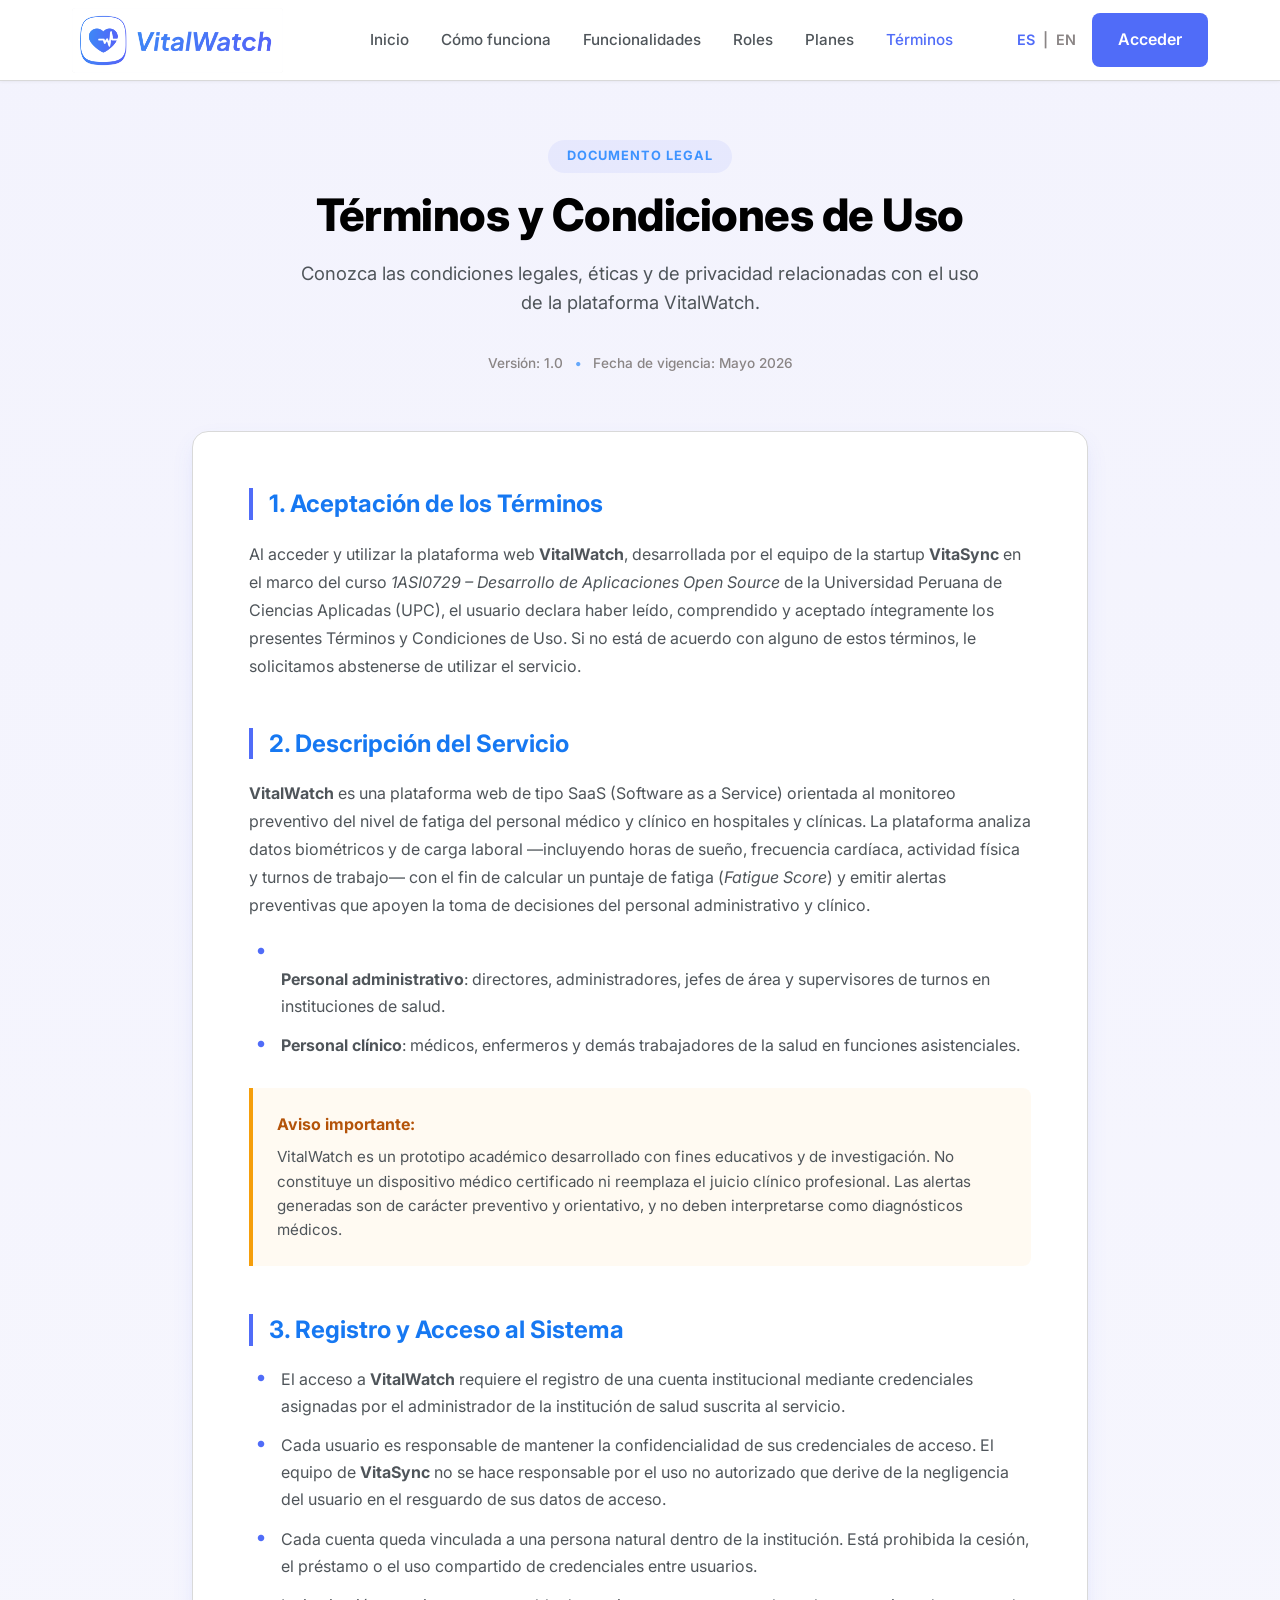
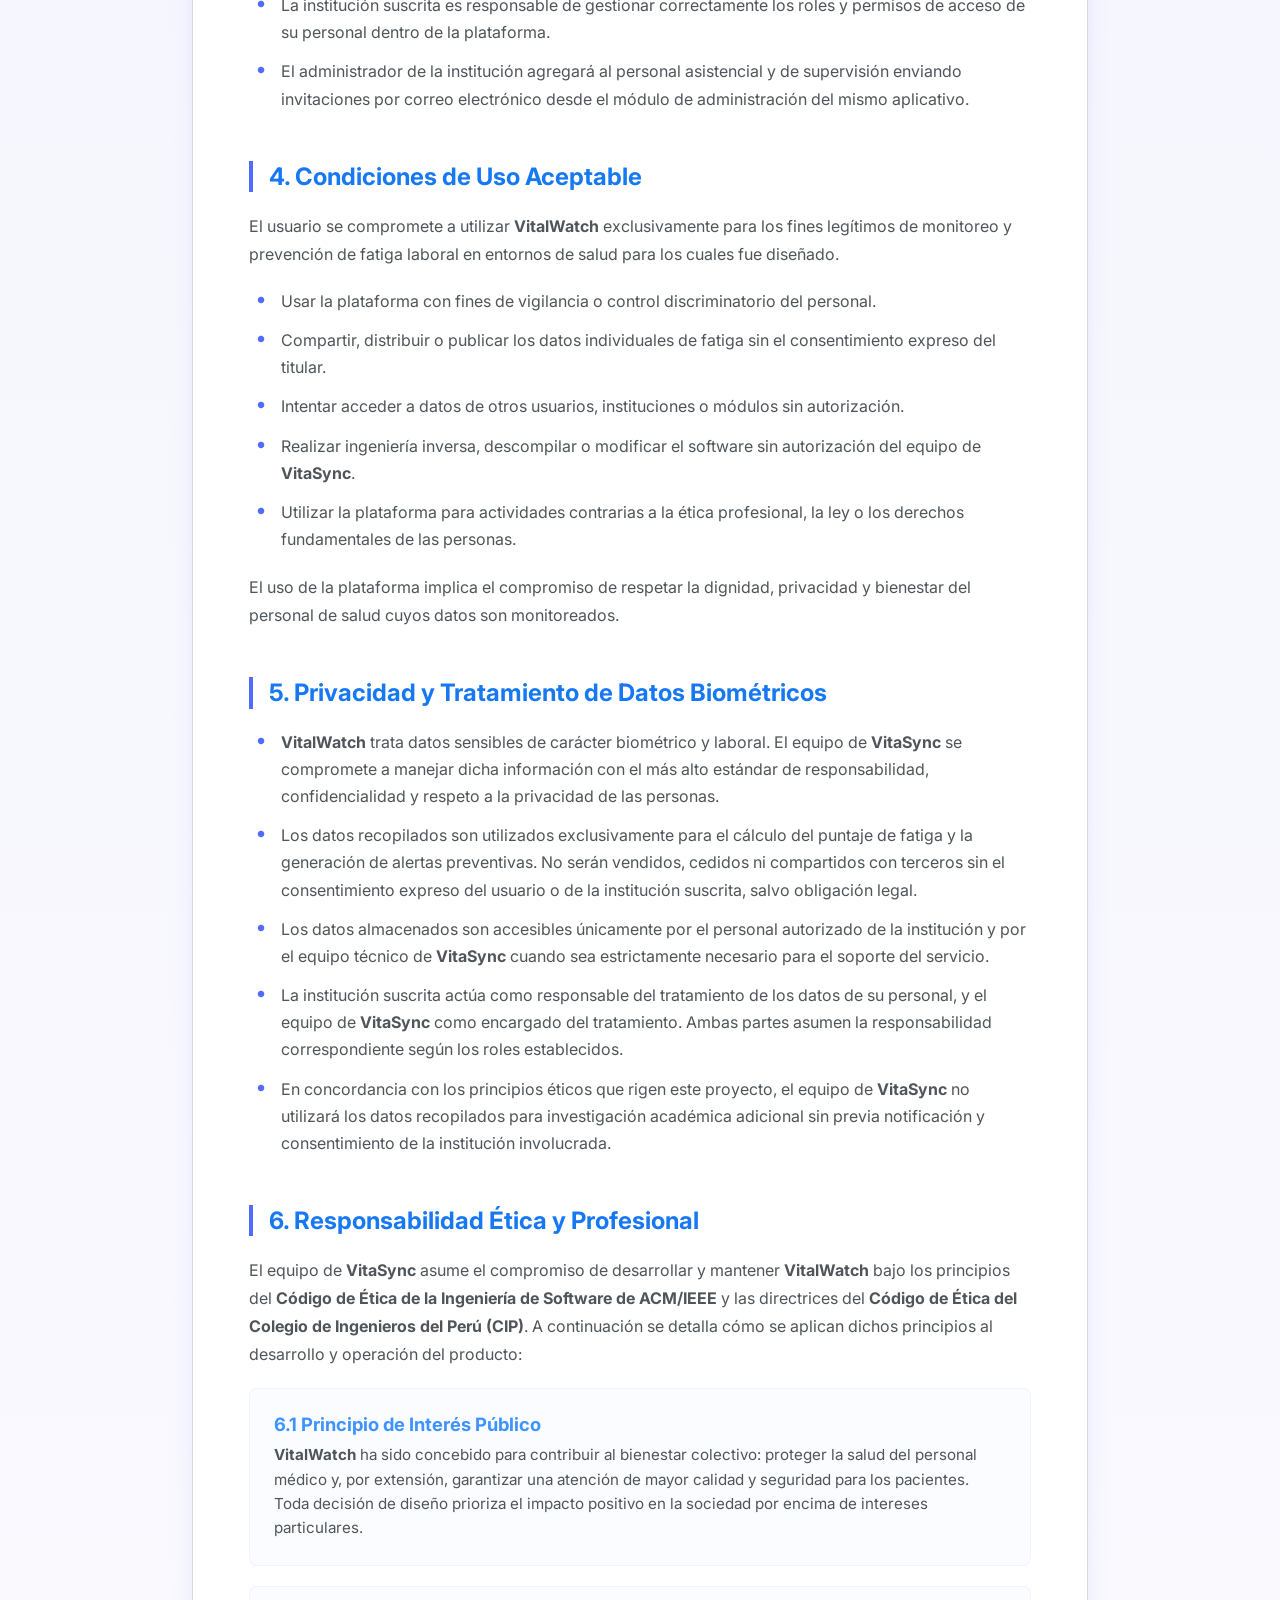
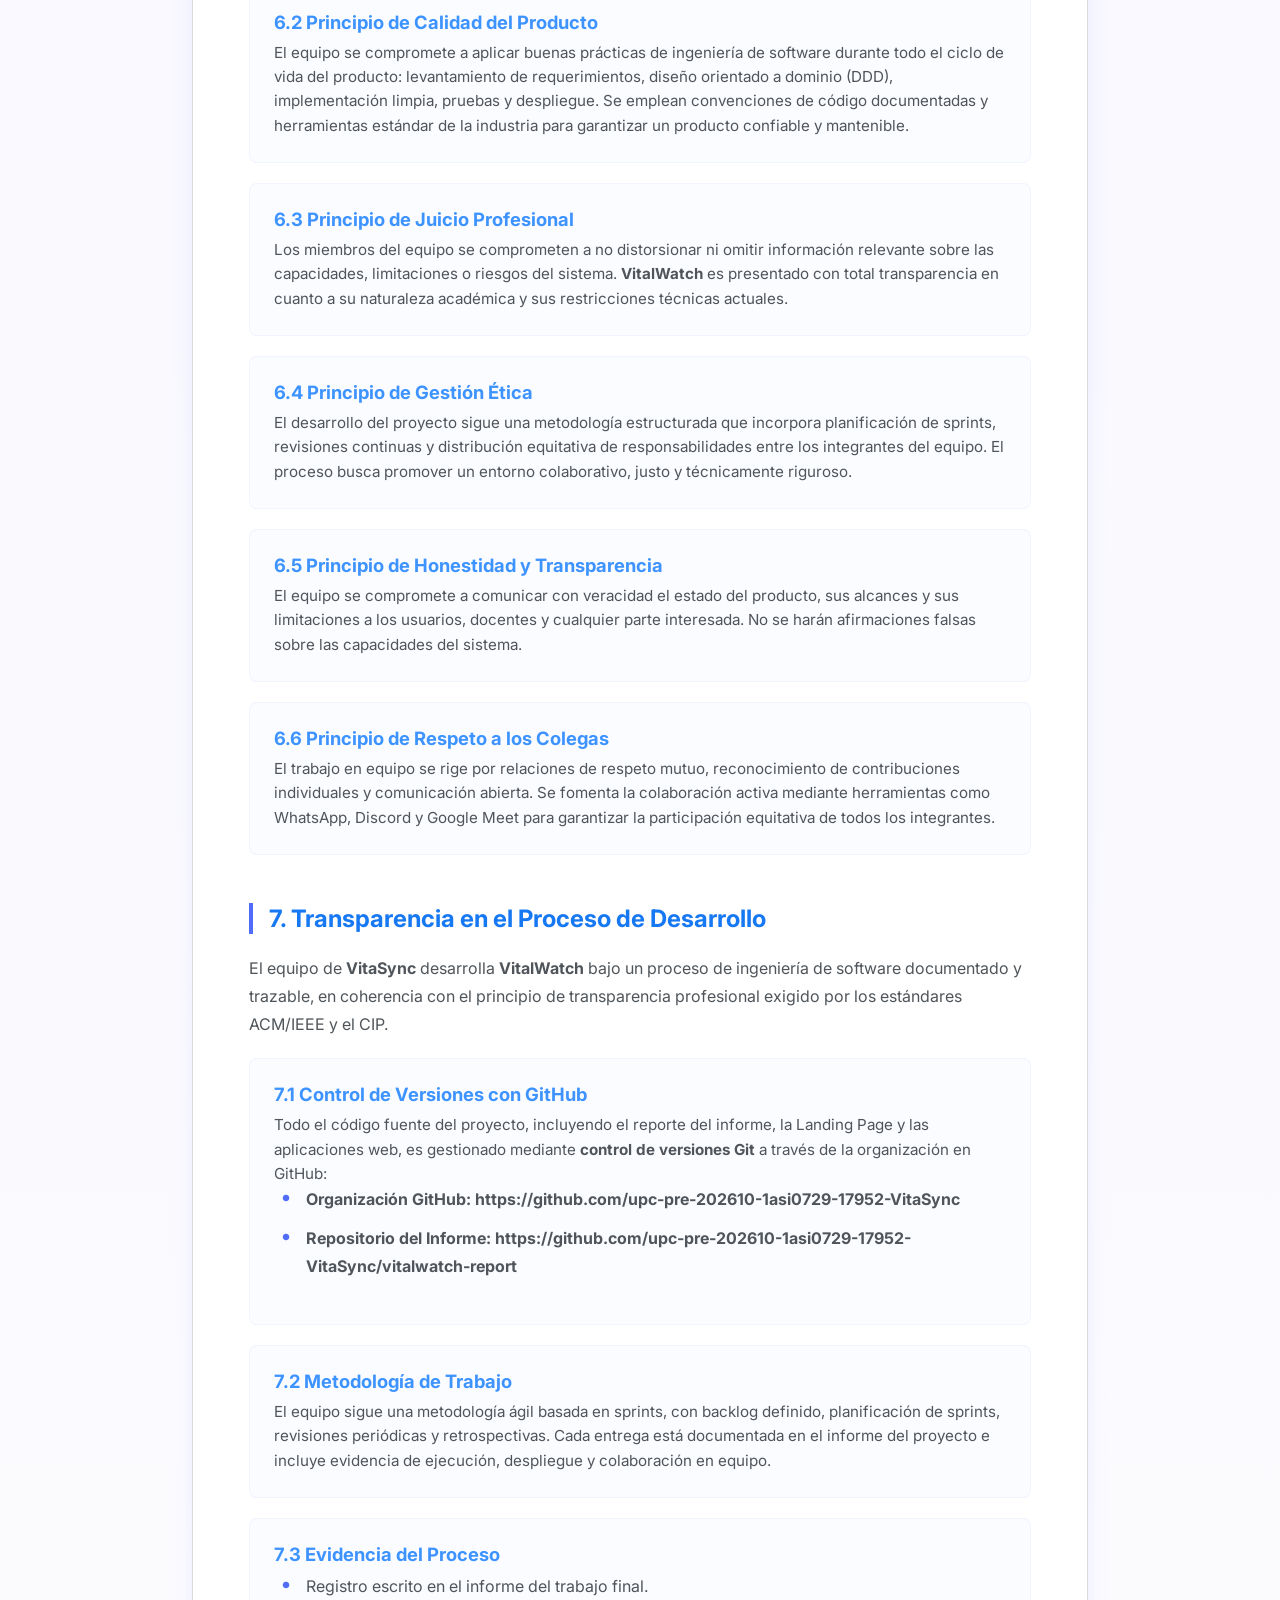
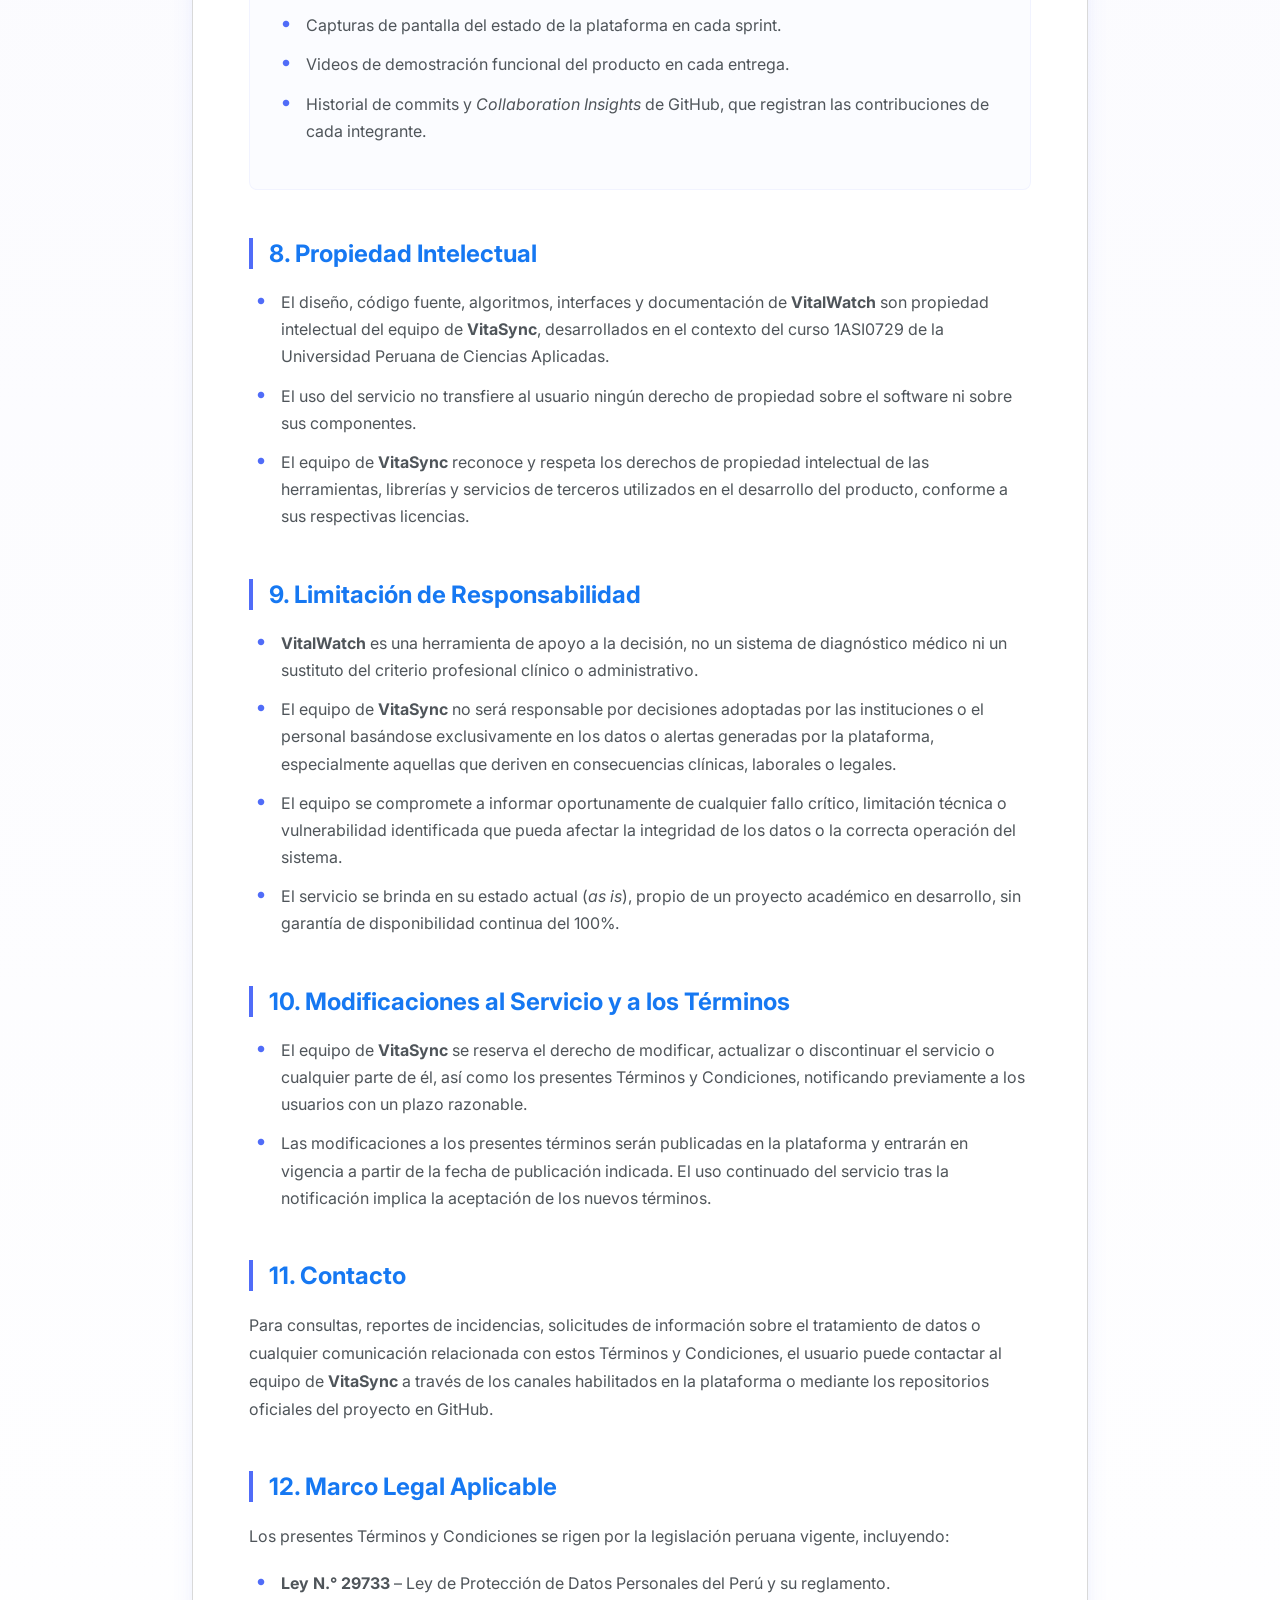
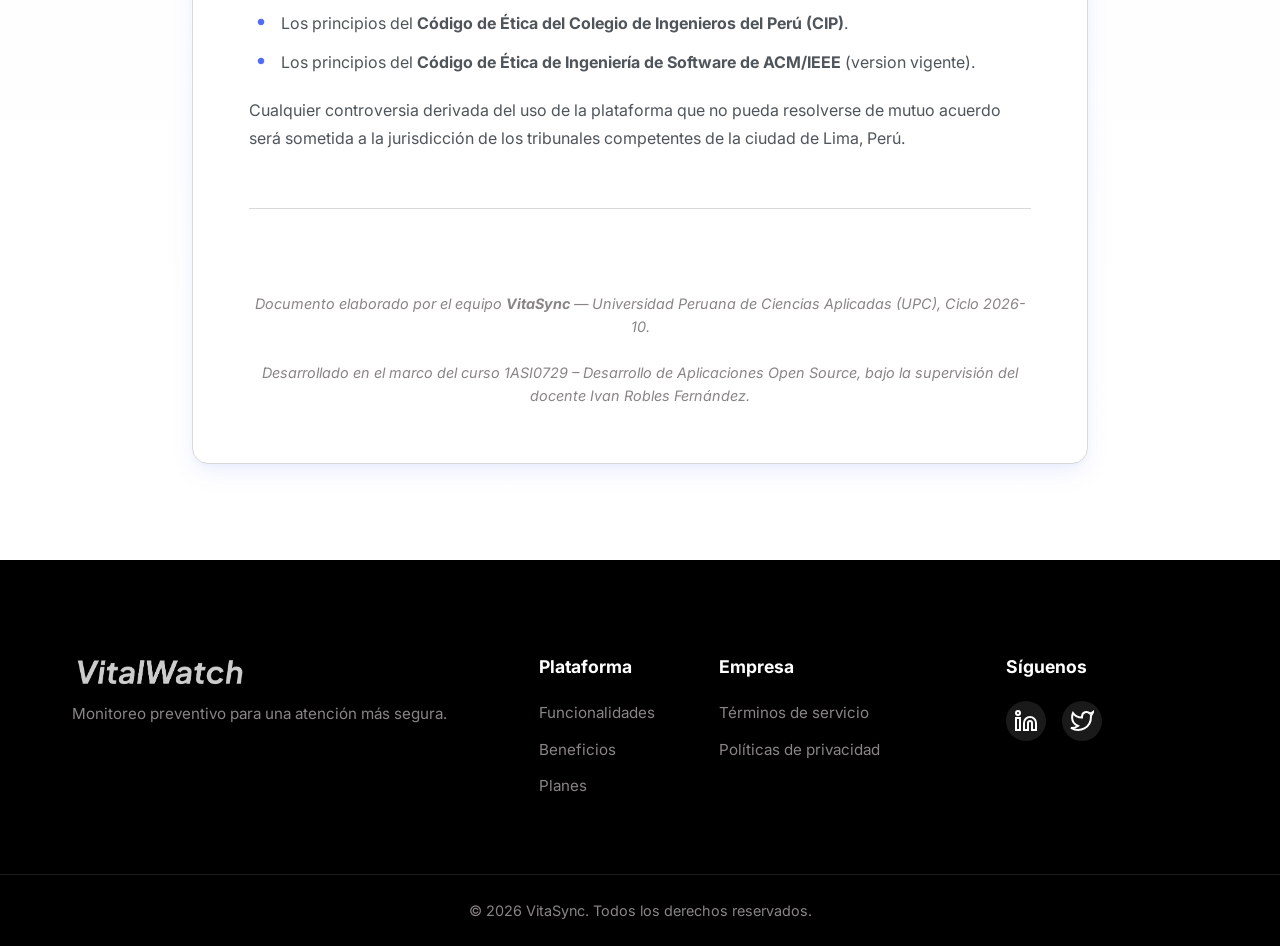
<file: terms.html>
<!DOCTYPE html>
<html lang="en">
<head>
    <meta charset="UTF-8">
    <meta name="viewport" content="width=device-width, initial-scale=1.0">
    <title>VitalWatch | Monitoreo Inteligente para Atención Segura</title>
    <meta name="description" content="Plataforma de VitaSync para el monitoreo de fatiga del personal médico, prevención de riesgo clínico y continuidad operacional.">
    <link rel="preconnect" href="https://fonts.googleapis.com">
    <link rel="preconnect" href="https://fonts.gstatic.com" crossorigin="">
    <link href="https://fonts.googleapis.com/css2?family=Inter:wght@300;400;500;600;700&amp;display=swap" rel="stylesheet">
    <link rel="stylesheet" href="assets/css/styles.css">
    <link rel="icon" type="image/png" href="assets/images/logo.png">
</head>
<body>
<!-- Header & Navigation -->
<header class="header scrolled" id="header">
    <div class="container header-container">
        <div class="logo">
            <img src="assets/images/banner.png" alt="VitalWatch Logo" class="logo-img">
            <!-- Fallback text si no carga la imagen -->
            <span class="logo-text">VitalWatch</span>
        </div>

        <nav class="nav-menu" id="nav-menu">
            <ul class="nav-list">
                <li><a href="index.html#inicio" class="nav-link" data-i18n="nav.home">Inicio</a></li>
                <li><a href="index.html#como-funciona" class="nav-link" data-i18n="nav.how_it_works">Cómo funciona</a></li>
                <li><a href="index.html#funcionalidades" class="nav-link" data-i18n="nav.features">Funcionalidades</a></li>
                <li><a href="index.html#roles" class="nav-link" data-i18n="nav.roles">Roles</a></li>
                <li><a href="index.html#planes" class="nav-link" data-i18n="nav.plans">Planes</a></li>
                <li><a href="terms.html" class="nav-link active" aria-current="page" data-i18n="nav.terms">Términos</a></li>
            </ul>

            <div class="nav-actions">
                <div class="lang-selector">
                    <span class="lang active">ES</span> <span class="separator">|</span> <span class="lang">EN</span>
                </div>
                <!-- TODO: Reemplazar "https://app.tudominio.com/login" por la URL real de tu Web App -->
                <a href="https://app.vitalwatch.space/sign-in" rel="noopener noreferrer" class="btn btn-primary btn-login" data-i18n="nav.login">Acceder</a>
            </div>
        </nav>

        <button class="mobile-toggle" id="mobile-toggle" aria-label="Abrir menú">
            <svg width="24" height="24" viewBox="0 0 24 24" fill="none" stroke="currentColor" stroke-width="2" stroke-linecap="round" stroke-linejoin="round">
                <line x1="3" y1="12" x2="21" y2="12"></line>
                <line x1="3" y1="6" x2="21" y2="6"></line>
                <line x1="3" y1="18" x2="21" y2="18"></line>
            </svg>
        </button>
    </div>
</header>
<main>
    <!-- TERMS HERO SECTION -->
    <section id="terms-page" class="section terms-page-section">
        <div class="container terms-page-container">

            <div class="terms-page-header">
            <span class="terms-page-badge" data-i18n="termsPage.badge">Documento Legal</span>

                <h1 class="terms-page-title" data-i18n="termsPage.title">Términos y Condiciones de Uso</h1>

                <p class="terms-page-subtitle" data-i18n="termsPage.subtitle">Conozca las condiciones legales, éticas y de privacidad relacionadas con el uso de la plataforma VitalWatch.</p>

                <div class="terms-page-meta">
                <span data-i18n="termsPage.version">Versión: 1.0</span>

                    <span class="dot">•</span>

                    <span data-i18n="termsPage.date">Fecha de vigencia: Mayo 2026</span>
                </div>
            </div>

            <div class="terms-page-content">

                <!-- 1 -->
                <div class="terms-block">
                    <h2 data-i18n="termsPage.s1.title">1. Aceptación de los Términos</h2>

                    <p data-i18n="termsPage.s1.p1">Al acceder y utilizar la plataforma web <strong>VitalWatch</strong>, desarrollada por el equipo de la startup <strong>VitaSync</strong> en el marco del curso <em>1ASI0729 – Desarrollo de Aplicaciones Open Source</em> de la Universidad Peruana de Ciencias Aplicadas (UPC), el usuario declara haber leído, comprendido y aceptado íntegramente los presentes Términos y Condiciones de Uso. Si no está de acuerdo con alguno de estos términos, le solicitamos abstenerse de utilizar el servicio.</p>
                </div>

                <!-- 2 -->
                <div class="terms-block">
                    <h2 data-i18n="termsPage.s2.title">2. Descripción del Servicio</h2>

                    <p data-i18n="termsPage.s2.p1"><strong>VitalWatch</strong> es una plataforma web de tipo SaaS (Software as a Service) orientada al monitoreo preventivo del nivel de fatiga del personal médico y clínico en hospitales y clínicas. La plataforma analiza datos biométricos y de carga laboral —incluyendo horas de sueño, frecuencia cardíaca, actividad física y turnos de trabajo— con el fin de calcular un puntaje de fatiga (<em>Fatigue Score</em>) y emitir alertas preventivas que apoyen la toma de decisiones del personal administrativo y clínico.</p>

                    <ul class="terms-list">
                        <li data-i18n="termsPage.s2.l1"><br><strong>Personal administrativo</strong>: directores, administradores, jefes de área y supervisores de turnos en instituciones de salud.</li>

                        <li data-i18n="termsPage.s2.l2"><strong>Personal clínico</strong>: médicos, enfermeros y demás trabajadores de la salud en funciones asistenciales.</li>
                    </ul>

                    <div class="terms-warning">
                        <strong data-i18n="termsPage.s2.warningTitle">Aviso importante:</strong>

                        <span data-i18n="termsPage.s2.warningText">VitalWatch es un prototipo académico desarrollado con fines educativos y de investigación. No constituye un dispositivo médico certificado ni reemplaza el juicio clínico profesional. Las alertas generadas son de carácter preventivo y orientativo, y no deben interpretarse como diagnósticos médicos.</span>
                    </div>
                </div>

                <!-- 3 -->
                <div class="terms-block">
                    <h2 data-i18n="termsPage.s3.title">3. Registro y Acceso al Sistema</h2>

                    <ul class="terms-list">
                        <li data-i18n="termsPage.s3.l1">El acceso a <strong>VitalWatch</strong> requiere el registro de una cuenta institucional mediante credenciales asignadas por el administrador de la institución de salud suscrita al servicio.</li>
                        <li data-i18n="termsPage.s3.l2">Cada usuario es responsable de mantener la confidencialidad de sus credenciales de acceso. El equipo de <strong>VitaSync</strong> no se hace responsable por el uso no autorizado que derive de la negligencia del usuario en el resguardo de sus datos de acceso.</li>
                        <li data-i18n="termsPage.s3.l3">Cada cuenta queda vinculada a una persona natural dentro de la institución. Está prohibida la cesión, el préstamo o el uso compartido de credenciales entre usuarios.</li>
                        <li data-i18n="termsPage.s3.l4">La institución suscrita es responsable de gestionar correctamente los roles y permisos de acceso de su personal dentro de la plataforma.</li>
                        <li data-i18n="termsPage.s3.l5">El administrador de la institución agregará al personal asistencial y de supervisión enviando invitaciones por correo electrónico desde el módulo de administración del mismo aplicativo.</li>
                    </ul>
                </div>

                <!-- 4 -->
                <div class="terms-block">
                    <h2 data-i18n="termsPage.s4.title">4. Condiciones de Uso Aceptable</h2>

                    <p data-i18n="termsPage.s4.p1">El usuario se compromete a utilizar <strong>VitalWatch</strong> exclusivamente para los fines legítimos de monitoreo y prevención de fatiga laboral en entornos de salud para los cuales fue diseñado.</p>

                    <ul class="terms-list">
                        <li data-i18n="termsPage.s4.l1">Usar la plataforma con fines de vigilancia o control discriminatorio del personal.</li>
                        <li data-i18n="termsPage.s4.l2">Compartir, distribuir o publicar los datos individuales de fatiga sin el consentimiento expreso del titular.</li>
                        <li data-i18n="termsPage.s4.l3">Intentar acceder a datos de otros usuarios, instituciones o módulos sin autorización.</li>
                        <li data-i18n="termsPage.s4.l4">Realizar ingeniería inversa, descompilar o modificar el software sin autorización del equipo de <strong>VitaSync</strong>.</li>
                        <li data-i18n="termsPage.s4.l5">Utilizar la plataforma para actividades contrarias a la ética profesional, la ley o los derechos fundamentales de las personas.</li>
                    </ul>

                    <p data-i18n="termsPage.s4.p2">El uso de la plataforma implica el compromiso de respetar la dignidad, privacidad y bienestar del personal de salud cuyos datos son monitoreados.</p>
                </div>

                <!-- 5 -->
                <div class="terms-block">
                    <h2 data-i18n="termsPage.s5.title">5. Privacidad y Tratamiento de Datos Biométricos</h2>

                    <ul class="terms-list">
                        <li data-i18n="termsPage.s5.l1"><strong>VitalWatch</strong> trata datos sensibles de carácter biométrico y laboral. El equipo de <strong>VitaSync</strong> se compromete a manejar dicha información con el más alto estándar de responsabilidad, confidencialidad y respeto a la privacidad de las personas.</li>
                        <li data-i18n="termsPage.s5.l2">Los datos recopilados son utilizados exclusivamente para el cálculo del puntaje de fatiga y la generación de alertas preventivas. No serán vendidos, cedidos ni compartidos con terceros sin el consentimiento expreso del usuario o de la institución suscrita, salvo obligación legal.</li>
                        <li data-i18n="termsPage.s5.l3">Los datos almacenados son accesibles únicamente por el personal autorizado de la institución y por el equipo técnico de <strong>VitaSync</strong> cuando sea estrictamente necesario para el soporte del servicio.</li>
                        <li data-i18n="termsPage.s5.l4">La institución suscrita actúa como responsable del tratamiento de los datos de su personal, y el equipo de <strong>VitaSync</strong> como encargado del tratamiento. Ambas partes asumen la responsabilidad correspondiente según los roles establecidos.</li>
                        <li data-i18n="termsPage.s5.l5">En concordancia con los principios éticos que rigen este proyecto, el equipo de <strong>VitaSync</strong> no utilizará los datos recopilados para investigación académica adicional sin previa notificación y consentimiento de la institución involucrada.</li>
                    </ul>
                </div>

                <!-- 6 -->
                <div class="terms-block">
                    <h2 data-i18n="termsPage.s6.title">6. Responsabilidad Ética y Profesional</h2>

                    <p data-i18n="termsPage.s6.p1">El equipo de <strong>VitaSync</strong> asume el compromiso de desarrollar y mantener <strong>VitalWatch</strong> bajo los principios del <strong>Código de Ética de la Ingeniería de Software de ACM/IEEE</strong> y las directrices del <strong>Código de Ética del Colegio de Ingenieros del Perú (CIP)</strong>. A continuación se detalla cómo se aplican dichos principios al desarrollo y operación del producto:</p>

                    <div class="terms-subblock">
                        <h3 data-i18n="termsPage.s6.sb1.title">6.1 Principio de Interés Público</h3>
                        <p data-i18n="termsPage.s6.sb1.desc"><strong>VitalWatch</strong> ha sido concebido para contribuir al bienestar colectivo: proteger la salud del personal médico y, por extensión, garantizar una atención de mayor calidad y seguridad para los pacientes. Toda decisión de diseño prioriza el impacto positivo en la sociedad por encima de intereses particulares.</p>
                    </div>

                    <div class="terms-subblock">
                        <h3 data-i18n="termsPage.s6.sb2.title">6.2 Principio de Calidad del Producto</h3>
                        <p data-i18n="termsPage.s6.sb2.desc">El equipo se compromete a aplicar buenas prácticas de ingeniería de software durante todo el ciclo de vida del producto: levantamiento de requerimientos, diseño orientado a dominio (DDD), implementación limpia, pruebas y despliegue. Se emplean convenciones de código documentadas y herramientas estándar de la industria para garantizar un producto confiable y mantenible.</p>
                    </div>

                    <div class="terms-subblock">
                        <h3 data-i18n="termsPage.s6.sb3.title">6.3 Principio de Juicio Profesional</h3>
                        <p data-i18n="termsPage.s6.sb3.desc">Los miembros del equipo se comprometen a no distorsionar ni omitir información relevante sobre las capacidades, limitaciones o riesgos del sistema. <strong>VitalWatch</strong> es presentado con total transparencia en cuanto a su naturaleza académica y sus restricciones técnicas actuales.</p>
                    </div>

                    <div class="terms-subblock">
                        <h3 data-i18n="termsPage.s6.sb4.title">6.4 Principio de Gestión Ética</h3>
                        <p data-i18n="termsPage.s6.sb4.desc">El desarrollo del proyecto sigue una metodología estructurada que incorpora planificación de sprints, revisiones continuas y distribución equitativa de responsabilidades entre los integrantes del equipo. El proceso busca promover un entorno colaborativo, justo y técnicamente riguroso.</p>
                    </div>

                    <div class="terms-subblock">
                        <h3 data-i18n="termsPage.s6.sb5.title">6.5 Principio de Honestidad y Transparencia</h3>
                        <p data-i18n="termsPage.s6.sb5.desc">El equipo se compromete a comunicar con veracidad el estado del producto, sus alcances y sus limitaciones a los usuarios, docentes y cualquier parte interesada. No se harán afirmaciones falsas sobre las capacidades del sistema.</p>
                    </div>

                    <div class="terms-subblock">
                        <h3 data-i18n="termsPage.s6.sb6.title">6.6 Principio de Respeto a los Colegas</h3>
                        <p data-i18n="termsPage.s6.sb6.desc">El trabajo en equipo se rige por relaciones de respeto mutuo, reconocimiento de contribuciones individuales y comunicación abierta. Se fomenta la colaboración activa mediante herramientas como WhatsApp, Discord y Google Meet para garantizar la participación equitativa de todos los integrantes.</p>
                    </div>
                </div>

                <!-- 7 -->
                <div class="terms-block">
                    <h2 data-i18n="termsPage.s7.title">7. Transparencia en el Proceso de Desarrollo</h2>

                    <p data-i18n="termsPage.s7.p1">El equipo de <strong>VitaSync</strong> desarrolla <strong>VitalWatch</strong> bajo un proceso de ingeniería de software documentado y trazable, en coherencia con el principio de transparencia profesional exigido por los estándares ACM/IEEE y el CIP.</p>

                    <div class="terms-subblock">
                        <h3 data-i18n="termsPage.s7.sb1.title">7.1 Control de Versiones con GitHub</h3>

                        <p data-i18n="termsPage.s7.sb1.desc">Todo el código fuente del proyecto, incluyendo el reporte del informe, la Landing Page y las aplicaciones web, es gestionado mediante <strong>control de versiones Git</strong> a través de la organización en GitHub:</p>

                        <ul class="terms-list">
                            <li>
                                <strong data-i18n="termsPage.s7.sb1.repo1">Organización GitHub: https://github.com/upc-pre-202610-1asi0729-17952-VitaSync</strong>
                            </li>

                            <li>
                                <strong data-i18n="termsPage.s7.sb1.repo2">Repositorio del Informe: https://github.com/upc-pre-202610-1asi0729-17952-VitaSync/vitalwatch-report</strong>
                            </li>
                        </ul>
                    </div>

                    <div class="terms-subblock">
                        <h3 data-i18n="termsPage.s7.sb2.title">7.2 Metodología de Trabajo</h3>
                        <p data-i18n="termsPage.s7.sb2.desc">El equipo sigue una metodología ágil basada en sprints, con backlog definido, planificación de sprints, revisiones periódicas y retrospectivas. Cada entrega está documentada en el informe del proyecto e incluye evidencia de ejecución, despliegue y colaboración en equipo.</p>
                    </div>

                    <div class="terms-subblock">
                        <h3 data-i18n="termsPage.s7.sb3.title">7.3 Evidencia del Proceso</h3>

                        <ul class="terms-list">
                            <li data-i18n="termsPage.s7.sb3.l1">Registro escrito en el informe del trabajo final.</li>
                            <li data-i18n="termsPage.s7.sb3.l2">Capturas de pantalla del estado de la plataforma en cada sprint.</li>
                            <li data-i18n="termsPage.s7.sb3.l3">Videos de demostración funcional del producto en cada entrega.</li>
                            <li data-i18n="termsPage.s7.sb3.l4">Historial de commits y <em>Collaboration Insights</em> de GitHub, que registran las contribuciones de cada integrante.</li>
                        </ul>
                    </div>
                </div>

                <!-- 8 -->
                <div class="terms-block">
                    <h2 data-i18n="termsPage.s8.title">8. Propiedad Intelectual</h2>

                    <ul class="terms-list">
                        <li data-i18n="termsPage.s8.l1">El diseño, código fuente, algoritmos, interfaces y documentación de <strong>VitalWatch</strong> son propiedad intelectual del equipo de <strong>VitaSync</strong>, desarrollados en el contexto del curso 1ASI0729 de la Universidad Peruana de Ciencias Aplicadas.</li>
                        <li data-i18n="termsPage.s8.l2">El uso del servicio no transfiere al usuario ningún derecho de propiedad sobre el software ni sobre sus componentes.</li>
                        <li data-i18n="termsPage.s8.l3">El equipo de <strong>VitaSync</strong> reconoce y respeta los derechos de propiedad intelectual de las herramientas, librerías y servicios de terceros utilizados en el desarrollo del producto, conforme a sus respectivas licencias.</li>
                    </ul>
                </div>

                <!-- 9 -->
                <div class="terms-block">
                    <h2 data-i18n="termsPage.s9.title">9. Limitación de Responsabilidad</h2>

                    <ul class="terms-list">
                        <li data-i18n="termsPage.s9.l1"><strong>VitalWatch</strong> es una herramienta de apoyo a la decisión, no un sistema de diagnóstico médico ni un sustituto del criterio profesional clínico o administrativo.</li>
                        <li data-i18n="termsPage.s9.l2">El equipo de <strong>VitaSync</strong> no será responsable por decisiones adoptadas por las instituciones o el personal basándose exclusivamente en los datos o alertas generadas por la plataforma, especialmente aquellas que deriven en consecuencias clínicas, laborales o legales.</li>
                        <li data-i18n="termsPage.s9.l3">El equipo se compromete a informar oportunamente de cualquier fallo crítico, limitación técnica o vulnerabilidad identificada que pueda afectar la integridad de los datos o la correcta operación del sistema.</li>
                        <li data-i18n="termsPage.s9.l4">El servicio se brinda en su estado actual (<em>as is</em>), propio de un proyecto académico en desarrollo, sin garantía de disponibilidad continua del 100%.</li>
                    </ul>
                </div>

                <!-- 10 -->
                <div class="terms-block">
                    <h2 data-i18n="termsPage.s10.title">10. Modificaciones al Servicio y a los Términos</h2>

                    <ul class="terms-list">
                        <li data-i18n="termsPage.s10.l1">El equipo de <strong>VitaSync</strong> se reserva el derecho de modificar, actualizar o discontinuar el servicio o cualquier parte de él, así como los presentes Términos y Condiciones, notificando previamente a los usuarios con un plazo razonable.</li>
                        <li data-i18n="termsPage.s10.l2">Las modificaciones a los presentes términos serán publicadas en la plataforma y entrarán en vigencia a partir de la fecha de publicación indicada. El uso continuado del servicio tras la notificación implica la aceptación de los nuevos términos.</li>
                    </ul>
                </div>

                <!-- 11 -->
                <div class="terms-block">
                    <h2 data-i18n="termsPage.s11.title">11. Contacto</h2>

                    <p data-i18n="termsPage.s11.p1">Para consultas, reportes de incidencias, solicitudes de información sobre el tratamiento de datos o cualquier comunicación relacionada con estos Términos y Condiciones, el usuario puede contactar al equipo de <strong>VitaSync</strong> a través de los canales habilitados en la plataforma o mediante los repositorios oficiales del proyecto en GitHub.</p>
                </div>

                <!-- 12 -->
                <div class="terms-block">
                    <h2 data-i18n="termsPage.s12.title">12. Marco Legal Aplicable</h2>

                    <p data-i18n="termsPage.s12.p1">Los presentes Términos y Condiciones se rigen por la legislación peruana vigente, incluyendo:</p>

                    <ul class="terms-list">
                        <li data-i18n="termsPage.s12.l1"><strong>Ley N.° 29733</strong> – Ley de Protección de Datos Personales del Perú y su reglamento.</li>
                        <li data-i18n="termsPage.s12.l2">Los principios del <strong>Código de Ética del Colegio de Ingenieros del Perú (CIP)</strong>.</li>
                        <li data-i18n="termsPage.s12.l3">Los principios del <strong>Código de Ética de Ingeniería de Software de ACM/IEEE</strong> (versión vigente).</li>
                    </ul>

                    <p data-i18n="termsPage.s12.p2">Cualquier controversia derivada del uso de la plataforma que no pueda resolverse de mutuo acuerdo será sometida a la jurisdicción de los tribunales competentes de la ciudad de Lima, Perú.</p>
                </div>

                <!-- FOOTNOTE -->
                <div class="terms-footer-note">
                    <br></br>
                    <p data-i18n="termsPage.footer">Documento elaborado por el equipo <strong>VitaSync</strong> — Universidad Peruana de Ciencias Aplicadas (UPC), Ciclo 2026-10.Desarrollado en el marco del curso <em>1ASI0729 – Desarrollo de Aplicaciones Open Source</em>, bajo la supervisión del docente Ivan Robles Fernández.</p>
                </div>

            </div>
        </div>
    </section>

</main>

 <!-- Footer -->
    <footer class="footer">
        <div class="container footer-container">
            <div class="footer-brand">
                <img src="assets/images/text-title.png" alt="VitaSync Logo" class="footer-logo"
                    style="filter: brightness(0) invert(1); opacity: 0.8; height: 30px;">
                <p class="footer-tagline" data-i18n="footer.tagline">Monitoreo preventivo para una atención más segura.</p>
            </div>

            <div class="footer-links">
                <div class="link-column">
                    <h4 data-i18n="footer.platform">Plataforma</h4>
                    <a href="#funcionalidades" data-i18n="nav.features">Funcionalidades</a>
                    <a href="#beneficios" data-i18n="nav.benefits">Beneficios</a>
                    <a href="#planes" data-i18n="nav.plans">Planes</a>
                </div>
                <div class="link-column">
                    <h4 data-i18n="footer.company">Empresa</h4>
                    <a href="terms.html" data-i18n="footer.tos">Términos de servicio</a>
                    <a href="#" data-i18n="footer.privacy">Políticas de privacidad</a>
                </div>
            </div>

            <div class="footer-social">
                <h4 data-i18n="footer.follow">Síguenos</h4>
                <div class="social-icons">
                    <a href="#" aria-label="LinkedIn">
                        <svg width="24" height="24" viewBox="0 0 24 24" fill="none" stroke="currentColor"
                            stroke-width="2">
                            <path d="M16 8a6 6 0 0 1 6 6v7h-4v-7a2 2 0 0 0-2-2 2 2 0 0 0-2 2v7h-4v-7a6 6 0 0 1 6-6z">
                            </path>
                            <rect x="2" y="9" width="4" height="12"></rect>
                            <circle cx="4" cy="4" r="2"></circle>
                        </svg>
                    </a>
                    <a href="#" aria-label="Twitter">
                        <svg width="24" height="24" viewBox="0 0 24 24" fill="none" stroke="currentColor"
                            stroke-width="2">
                            <path
                                d="M23 3a10.9 10.9 0 0 1-3.14 1.53 4.48 4.48 0 0 0-7.86 3v1A10.66 10.66 0 0 1 3 4s-4 9 5 13a11.64 11.64 0 0 1-7 2c9 5 20 0 20-11.5a4.5 4.5 0 0 0-.08-.83A7.72 7.72 0 0 0 23 3z">
                            </path>
                        </svg>
                    </a>
                </div>
            </div>
        </div>
        <div class="footer-bottom">
            <div class="container">
                <p data-i18n="footer.copy">&copy; 2026 VitaSync. Todos los derechos reservados.</p>
            </div>
        </div>
    </footer>


<script src="assets/scripts/main.js"></script>

</body>
</html>
</file>
<file: assets/css/styles.css>
/* ==========================================================================
   CSS Variables & Tokens
   ========================================================================== */
:root {
    /* Colors */
    --primary-500: #506CF8;
    --primary-400: #65A8FB;
    --primary-600: #3D93FF;
    --primary-700: #1678F2;

    --neutral-900: #000000;
    --neutral-700: #4F555A;
    --neutral-400: #8A8585;
    --neutral-200: #D9D9D9;

    --bg-light: #F3F3FD;
    --bg-white: #FFFFFF;

    --success: #10B981;
    --warning: #F59E0B;
    --danger: #EF4444;

    /* Typography */
    --font-main: 'Inter', sans-serif;

    /* Spacing */
    --space-sm: 0.5rem;
    --space-md: 1rem;
    --space-lg: 2rem;
    --space-xl: 4rem;
    --space-2xl: 6rem;

    /* Effects */
    --shadow-sm: 0 1px 3px rgba(0, 0, 0, 0.05);
    --shadow-md: 0 4px 6px -1px rgba(0, 0, 0, 0.05), 0 2px 4px -1px rgba(0, 0, 0, 0.03);
    --shadow-lg: 0 10px 25px -3px rgba(80, 108, 248, 0.1), 0 4px 6px -2px rgba(80, 108, 248, 0.05);
    --radius-md: 8px;
    --radius-lg: 16px;
    --transition: all 0.3s ease;
}

/* ==========================================================================
   Reset & Base Styles
   ========================================================================== */
* {
    margin: 0;
    padding: 0;
    box-sizing: border-box;
}

html {
    scroll-behavior: smooth;
}

body {
    font-family: var(--font-main);
    color: var(--neutral-700);
    line-height: 1.6;
    background-color: var(--bg-white);
    overflow-x: hidden;
}

h1,
h2,
h3,
h4,
h5,
h6 {
    color: var(--neutral-900);
    font-weight: 700;
    line-height: 1.2;
}

a {
    text-decoration: none;
    color: var(--primary-500);
    transition: var(--transition);
}

ul {
    list-style: none;
}

img {
    max-width: 100%;
    height: auto;
    display: block;
}

/* Utilities */
.container {
    width: 100%;
    max-width: 1200px;
    margin: 0 auto;
    padding: 0 var(--space-lg);
}

.text-center {
    text-align: center;
}

.bg-light {
    background-color: var(--bg-light);
}

.hidden {
    display: none !important;
}

/* ==========================================================================
   Buttons
   ========================================================================== */
.btn {
    display: inline-flex;
    align-items: center;
    justify-content: center;
    padding: 0.75rem 1.5rem;
    border-radius: var(--radius-md);
    font-weight: 600;
    font-size: 1rem;
    cursor: pointer;
    transition: var(--transition);
    border: 2px solid transparent;
}

.btn-primary {
    background-color: var(--primary-500);
    color: var(--bg-white);
}

.btn-primary:hover {
    background-color: var(--primary-700);
    transform: translateY(-2px);
    box-shadow: var(--shadow-md);
}

.btn-outline {
    background-color: transparent;
    color: var(--primary-500);
    border-color: var(--primary-500);
}

.btn-outline:hover {
    background-color: var(--primary-500);
    color: var(--bg-white);
}

.btn-text {
    background: none;
    padding: 0;
    color: var(--primary-500);
}

.btn-text:hover {
    color: var(--primary-700);
}

.btn-block {
    width: 100%;
}

/* ==========================================================================
   Header & Navigation
   ========================================================================== */
.header {
    position: fixed;
    top: 0;
    left: 0;
    width: 100%;
    background-color: rgba(255, 255, 255, 0.95);
    backdrop-filter: blur(10px);
    z-index: 1000;
    border-bottom: 1px solid var(--neutral-200);
    transition: var(--transition);
}

.header.scrolled {
    box-shadow: var(--shadow-sm);
}

.header-container {
    display: flex;
    justify-content: space-between;
    align-items: center;
    height: 80px;
}

.logo {
    display: flex;
    align-items: center;
}

.logo-img {
    height: 65px;
    /* fallback style if img is missing */
    background-color: #f0f0f0;
    border-radius: 4px;
}

.logo-text {
    font-weight: 700;
    font-size: 1.5rem;
    color: var(--primary-500);
    display: none;
    /* Show only if image fails via JS or just hidden initially */
}

/* Triggered by JS if img fails */
.logo-img.error {
    display: none;
}

.logo-img.error+.logo-text {
    display: block;
}

.nav-menu {
    display: flex;
    align-items: center;
    gap: var(--space-xl);
}

.nav-list {
    display: flex;
    gap: var(--space-lg);
}

.nav-link {
    color: var(--neutral-700);
    font-weight: 500;
    font-size: 0.95rem;
}

.nav-link:hover,
.nav-link.active {
    color: var(--primary-500);
}

.nav-actions {
    display: flex;
    align-items: center;
    gap: var(--space-md);
}

.lang-selector {
    font-weight: 600;
    font-size: 0.9rem;
    color: var(--neutral-400);
    cursor: pointer;
    user-select: none;
}

.lang.active {
    color: var(--primary-500);
}

.separator {
    margin: 0 4px;
}

.mobile-toggle {
    display: none;
    background: none;
    border: none;
    color: var(--neutral-900);
    cursor: pointer;
}

/* ==========================================================================
   Hero Section
   ========================================================================== */
.hero {
    padding-top: 120px;
    /* Account for fixed header */
    padding-bottom: var(--space-xl);
    background: linear-gradient(180deg, var(--bg-light) 0%, var(--bg-white) 100%);
    min-height: 100vh;
    display: flex;
    align-items: center;
}

.hero-container {
    display: grid;
    grid-template-columns: 1fr 1fr;
    gap: var(--space-2xl);
    align-items: center;
}

.badge {
    display: inline-block;
    padding: 0.4rem 1rem;
    background-color: rgba(80, 108, 248, 0.1);
    color: var(--primary-500);
    border-radius: 50px;
    font-weight: 600;
    font-size: 0.85rem;
    margin-bottom: var(--space-md);
}

.hero-title {
    font-size: 3.5rem;
    margin-bottom: var(--space-md);
    letter-spacing: -1px;
}

.hero-subtitle {
    font-size: 1.1rem;
    color: var(--neutral-700);
    margin-bottom: var(--space-lg);
    max-width: 90%;
}

.hero-cta {
    display: flex;
    gap: var(--space-md);
}

/* Dashboard Mockup (HTML/CSS visual) */
.hero-visual {
    position: relative;
}

.dashboard-mockup {
    background-color: var(--bg-white);
    border-radius: var(--radius-lg);
    box-shadow: var(--shadow-lg);
    border: 1px solid var(--neutral-200);
    overflow: hidden;
    transform: perspective(1000px) rotateY(-5deg) rotateX(5deg);
    transition: var(--transition);
}

.dashboard-mockup:hover {
    transform: perspective(1000px) rotateY(0deg) rotateX(0deg);
}

.mockup-header {
    background-color: #FAFAFA;
    padding: 1rem;
    border-bottom: 1px solid var(--neutral-200);
    display: flex;
    align-items: center;
}

.mockup-dots {
    display: flex;
    gap: 6px;
    margin-right: 1rem;
}

.mockup-dots span {
    width: 10px;
    height: 10px;
    border-radius: 50%;
}

.mockup-dots span:nth-child(1) {
    background-color: #FF5F56;
}

.mockup-dots span:nth-child(2) {
    background-color: #FFBD2E;
}

.mockup-dots span:nth-child(3) {
    background-color: #27C93F;
}

.mockup-title {
    font-size: 0.85rem;
    font-weight: 600;
    color: var(--neutral-400);
}

.mockup-body {
    padding: 2rem;
    display: flex;
    flex-direction: column;
    gap: 1.5rem;
    background-color: #FAFCFF;
}

.mockup-card {
    background: var(--bg-white);
    padding: 1.25rem;
    border-radius: var(--radius-md);
    box-shadow: var(--shadow-sm);
    display: flex;
    align-items: center;
    gap: 1rem;
    border: 1px solid rgba(80, 108, 248, 0.1);
}

.card-icon {
    width: 48px;
    height: 48px;
    border-radius: 12px;
    display: flex;
    align-items: center;
    justify-content: center;
}

.alert-icon {
    background-color: rgba(239, 68, 68, 0.1);
    color: var(--danger);
}

.fatigue-icon {
    background-color: rgba(245, 158, 11, 0.1);
    color: var(--warning);
}

.card-info h4 {
    font-size: 0.9rem;
    color: var(--neutral-400);
    margin-bottom: 0.25rem;
}

.status-high {
    color: var(--danger);
    font-weight: 600;
    font-size: 1.1rem;
}

.progress-bar {
    width: 100%;
    height: 6px;
    background-color: var(--neutral-200);
    border-radius: 10px;
    margin: 6px 0;
}

.progress-fill {
    height: 100%;
    background-color: var(--warning);
    border-radius: 10px;
}

.status-text {
    font-size: 0.8rem;
    font-weight: 500;
}

.stats-card {
    display: grid;
    grid-template-columns: 1fr 1fr;
    gap: 1rem;
}

.stat-item {
    display: flex;
    flex-direction: column;
}

.stat-value {
    font-size: 1.5rem;
    font-weight: 700;
    color: var(--primary-500);
}

.stat-label {
    font-size: 0.8rem;
    color: var(--neutral-400);
}

/* ==========================================================================
   Sections General
   ========================================================================== */
.section {
    padding: var(--space-2xl) 0;
}

.section-header {
    margin-bottom: var(--space-xl);
    max-width: 700px;
    margin-left: auto;
    margin-right: auto;
}

.section-title {
    font-size: 2.5rem;
    margin-bottom: var(--space-sm);
}

.section-subtitle {
    font-size: 1.1rem;
    color: var(--neutral-700);
}

/* ==========================================================================
   Funcionalidades
   ========================================================================== */
/* ==========================================================================
   Funcionalidades
   ========================================================================== */
.features-grid {
    display: grid;
    grid-template-columns: repeat(3, 1fr);
    gap: var(--space-lg);
}

.feature-card {
    display: flex;
    flex-direction: column;
    background: linear-gradient(135deg, var(--bg-white) 0%, rgba(243, 243, 253, 0.4) 100%);
    padding: 2rem 1.75rem;
    border-radius: var(--radius-lg);
    border: 1px solid rgba(80, 108, 248, 0.1);
    box-shadow: var(--shadow-sm);
    transition: all 0.4s cubic-bezier(0.165, 0.84, 0.44, 1);
    overflow: hidden;
    position: relative;
}

.feature-card::before {
    content: '';
    position: absolute;
    top: 0;
    left: 0;
    width: 100%;
    height: 4px;
    background: linear-gradient(90deg, var(--primary-500), var(--primary-600));
    opacity: 0;
    transition: var(--transition);
}

.feature-card:hover::before {
    opacity: 1;
}

.feature-card:hover {
    transform: translateY(-8px);
    box-shadow: 0 15px 35px rgba(80, 108, 248, 0.12);
    border-color: rgba(80, 108, 248, 0.25);
}

.feature-header-inline {
    display: flex;
    align-items: center;
    gap: 1rem;
    margin-bottom: 1rem;
}

.feature-card .feature-icon {
    width: 48px;
    height: 48px;
    background-color: rgba(80, 108, 248, 0.08);
    color: var(--primary-500);
    border-radius: 12px;
    display: flex;
    align-items: center;
    justify-content: center;
    flex-shrink: 0;
    margin-bottom: 0;
    transition: var(--transition);
}

.feature-card:hover .feature-icon {
    background-color: var(--primary-500);
    color: var(--bg-white);
    transform: scale(1.1) rotate(5deg);
    box-shadow: 0 4px 12px rgba(80, 108, 248, 0.3);
}

.feature-title {
    font-size: 1.25rem;
    margin-bottom: 0;
    font-weight: 700;
}

.feature-desc {
    color: var(--neutral-700);
    font-size: 0.95rem;
    margin-bottom: 1.5rem;
    flex-grow: 1;
}

.about-product-video-card {
    width: 100%;
    max-width: 900px;
    margin: var(--space-2xl) auto 0;
    padding: 1.75rem;
    background: var(--bg-white);
    border: 1px solid rgba(80, 108, 248, 0.12);
    border-radius: var(--radius-lg);
    box-shadow: var(--shadow-md);
    text-align: center;
}

.about-product-video-title {
    font-size: 1.5rem;
    font-weight: 700;
    margin-bottom: 1.25rem;
    color: var(--neutral-900);
}

.about-product-video-wrapper {
    position: relative;
    width: 100%;
    max-width: 820px;
    aspect-ratio: 16 / 9;
    margin: 0 auto;
    overflow: hidden;
    border-radius: var(--radius-md);
    background: var(--neutral-900);
}

.about-product-video-wrapper iframe {
    position: absolute;
    inset: 0;
    width: 100%;
    height: 100%;
    border: 0;
}

/* Mockup Container */
.feature-mockup {
    background-color: #f8fafc;
    border-radius: 12px;
    border: 1px solid rgba(80, 108, 248, 0.15);
    overflow: hidden;
    margin-top: auto;
    font-family: var(--font-main);
    font-size: 0.8rem;
    color: #4a5568;
    box-shadow: 0 4px 12px rgba(80, 108, 248, 0.03);
    transition: var(--transition);
}

.feature-card:hover .feature-mockup {
    border-color: rgba(80, 108, 248, 0.35);
    box-shadow: 0 6px 16px rgba(80, 108, 248, 0.08);
    background-color: #ffffff;
}

/* Mockup Header Bar */
.mockup-header-bar {
    background-color: rgba(80, 108, 248, 0.05);
    padding: 0.5rem 0.75rem;
    border-bottom: 1px solid rgba(80, 108, 248, 0.1);
    display: flex;
    align-items: center;
    gap: 5px;
    user-select: none;
}

.mockup-dot-red, .mockup-dot-yellow, .mockup-dot-green {
    width: 6px;
    height: 6px;
    border-radius: 50%;
}

.mockup-dot-red { background-color: #ef4444; }
.mockup-dot-yellow { background-color: #f59e0b; }
.mockup-dot-green { background-color: #10b981; }

.mockup-label {
    margin-left: auto;
    font-size: 0.65rem;
    font-weight: 600;
    letter-spacing: 1px;
    color: #4a5568;
}

/* Mockup Body Content */
.mockup-body-content {
    padding: 1rem;
}

/* --- ECG Animation (Clinical) --- */
.ecg-container {
    height: 35px;
    overflow: hidden;
    margin-bottom: 0.75rem;
    position: relative;
}

.ecg-svg {
    width: 100%;
    height: 100%;
}

.ecg-path {
    stroke: #10b981;
    stroke-width: 2;
    fill: none;
    stroke-dasharray: 100;
    stroke-dashoffset: 100;
}

.feature-card:hover .ecg-path {
    animation: ecgSweep 2s linear infinite;
}

@keyframes ecgSweep {
    to {
        stroke-dashoffset: 0;
    }
}

.metrics-grid {
    display: grid;
    grid-template-columns: repeat(2, 1fr);
    gap: 0.5rem;
}

.metric-box {
    background-color: #ffffff;
    border: 1px solid rgba(80, 108, 248, 0.08);
    padding: 0.4rem 0.5rem;
    border-radius: 6px;
    display: flex;
    flex-direction: column;
    box-shadow: 0 1px 3px rgba(80, 108, 248, 0.02);
}

.metric-lbl {
    font-size: 0.6rem;
    color: #718096;
    text-transform: uppercase;
}

.metric-val {
    font-size: 0.85rem;
    font-weight: bold;
    color: var(--neutral-900);
}

.metric-val small {
    font-size: 0.6rem;
    font-weight: normal;
    color: #718096;
}

.text-pulse {
    transition: color 0.3s;
}

.feature-card:hover .text-pulse {
    color: #10b981;
    animation: textFlicker 1.5s infinite alternate;
}

@keyframes textFlicker {
    0% { opacity: 0.8; }
    100% { opacity: 1; }
}

.sensor-pill {
    display: inline-flex;
    align-items: center;
    gap: 4px;
    font-size: 0.65rem;
    font-weight: bold;
    padding: 2px 6px;
    border-radius: 50px;
    background-color: rgba(239, 68, 68, 0.1);
    color: #ef4444;
    width: fit-content;
}

.sensor-pill.connected {
    background-color: rgba(16, 185, 129, 0.1);
    color: #10b981;
}

.pulse-dot {
    width: 6px;
    height: 6px;
    background-color: #10b981;
    border-radius: 50%;
}

.feature-card:hover .pulse-dot {
    animation: pulseDotGlow 1s infinite alternate;
}

@keyframes pulseDotGlow {
    0% { transform: scale(0.8); opacity: 0.5; box-shadow: 0 0 0 0 rgba(16, 185, 129, 0.7); }
    100% { transform: scale(1.2); opacity: 1; box-shadow: 0 0 6px 2px rgba(16, 185, 129, 0.4); }
}

/* --- Risk Levels (Risk Management) --- */
.risk-list {
    display: flex;
    flex-direction: column;
    gap: 0.4rem;
}

.risk-row {
    display: flex;
    justify-content: space-between;
    align-items: center;
    background-color: #ffffff;
    padding: 0.35rem 0.5rem;
    border-radius: 6px;
    border: 1px solid rgba(80, 108, 248, 0.08);
}

.risk-name {
    font-size: 0.75rem;
    color: var(--neutral-900);
}

.risk-status {
    font-size: 0.65rem;
    font-weight: bold;
    padding: 2px 6px;
    border-radius: 4px;
}

.badge-critical {
    background-color: rgba(239, 68, 68, 0.1);
    color: #ef4444;
    border: 1px solid rgba(239, 68, 68, 0.2);
}

.badge-medium {
    background-color: rgba(245, 158, 11, 0.1);
    color: #d97706;
    border: 1px solid rgba(245, 158, 11, 0.2);
}

.badge-stable {
    background-color: rgba(16, 185, 129, 0.1);
    color: #059669;
    border: 1px solid rgba(16, 185, 129, 0.2);
}

.feature-card:hover .badge-critical {
    animation: flashCritical 1s infinite alternate;
}

@keyframes flashCritical {
    0% { box-shadow: 0 0 0 rgba(239, 68, 68, 0); }
    100% { box-shadow: 0 0 8px rgba(239, 68, 68, 0.5); }
}

/* --- Alerts Mockup (Smart Alerts) --- */
.alert-box {
    background-color: rgba(239, 68, 68, 0.05);
    border: 1px solid rgba(239, 68, 68, 0.18);
    border-radius: 8px;
    padding: 0.6rem;
    transition: var(--transition);
}

.feature-card:hover .alert-box {
    background-color: rgba(239, 68, 68, 0.08);
    border-color: rgba(239, 68, 68, 0.3);
    box-shadow: 0 2px 8px rgba(239, 68, 68, 0.1);
}

.alert-box-header {
    display: flex;
    align-items: center;
    gap: 6px;
    margin-bottom: 0.2rem;
}

.alert-warning-icon {
    font-size: 0.85rem;
}

.alert-box-title {
    font-weight: bold;
    color: #f87171;
    font-size: 0.75rem;
}

.alert-box-desc {
    font-size: 0.7rem;
    color: #4a5568;
    margin-bottom: 0.4rem;
}

.alert-box-actions {
    display: flex;
    gap: 6px;
}

.alert-btn {
    font-size: 0.6rem;
    font-weight: bold;
    padding: 2.5px 6px;
    border-radius: 4px;
    cursor: pointer;
}

.btn-notify {
    background-color: #506cf8;
    color: #fff;
    border: 1px solid #506cf8;
}

.btn-dismiss {
    background-color: #edf2f7;
    color: #4a5568;
    border: 1px solid #e2e8f0;
}

.feature-card:hover .bell-icon {
    animation: shakeBell 0.5s ease-in-out infinite;
    transform-origin: top center;
}

@keyframes shakeBell {
    0% { transform: rotate(0); }
    15% { transform: rotate(8deg); }
    30% { transform: rotate(-8deg); }
    45% { transform: rotate(4deg); }
    60% { transform: rotate(-4deg); }
    75% { transform: rotate(2deg); }
    90% { transform: rotate(-2deg); }
    100% { transform: rotate(0); }
}

/* --- Shift Mockup (Medical Shifts) --- */
.shift-info {
    display: flex;
    flex-direction: column;
    gap: 0.5rem;
}

.shift-meta {
    display: flex;
    justify-content: space-between;
    align-items: center;
}

.shift-role {
    font-size: 0.75rem;
    font-weight: bold;
    color: var(--neutral-900);
}

.shift-badge-active {
    font-size: 0.6rem;
    background-color: rgba(80, 108, 248, 0.08);
    color: #506cf8;
    padding: 2px 6px;
    border-radius: 4px;
    border: 1px solid rgba(80, 108, 248, 0.15);
}

.shift-progress-wrapper {
    display: flex;
    flex-direction: column;
    gap: 4px;
}

.shift-times {
    display: flex;
    justify-content: space-between;
    font-size: 0.6rem;
    color: #718096;
}

.shift-progress-bar {
    width: 100%;
    height: 6px;
    background-color: rgba(80, 108, 248, 0.08);
    border-radius: 10px;
    overflow: hidden;
}

.shift-progress-fill {
    width: 0%;
    height: 100%;
    background-color: #506cf8;
    border-radius: 10px;
    transition: width 1.5s cubic-bezier(0.1, 0.8, 0.2, 1);
}

.feature-card:hover .shift-progress-fill {
    width: 78%;
}

.shift-footer-stats {
    font-size: 0.65rem;
    color: #718096;
}

/* --- Recovery Mockup (Staff Recovery) --- */
.recovery-content {
    display: flex;
    align-items: center;
    gap: 1rem;
}

.breath-container {
    position: relative;
    width: 40px;
    height: 40px;
    display: flex;
    align-items: center;
    justify-content: center;
}

.breath-ring {
    position: absolute;
    width: 100%;
    height: 100%;
    border: 2px solid rgba(16, 185, 129, 0.2);
    border-radius: 50%;
    box-sizing: border-box;
}

.feature-card:hover .breath-ring {
    animation: breathGuide 3s ease-in-out infinite alternate;
}

@keyframes breathGuide {
    0% { transform: scale(0.9); border-color: rgba(16, 185, 129, 0.2); box-shadow: 0 0 0 rgba(16, 185, 129, 0); }
    100% { transform: scale(1.25); border-color: rgba(16, 185, 129, 0.6); box-shadow: 0 0 10px rgba(16, 185, 129, 0.3); }
}

.breath-icon {
    font-size: 1.1rem;
}

.recovery-text {
    display: flex;
    flex-direction: column;
}

.recovery-sugg {
    font-size: 0.65rem;
    color: #718096;
}

.recovery-action {
    font-size: 0.8rem;
    font-weight: bold;
    color: #059669;
}

/* --- Admin Mockup (Hospital Admin) --- */
.admin-grid {
    display: flex;
    flex-direction: column;
    gap: 0.35rem;
}

.admin-stat-row {
    display: flex;
    justify-content: space-between;
    align-items: center;
    border-bottom: 1px solid rgba(80, 108, 248, 0.06);
    padding-bottom: 0.3rem;
}

.admin-stat-row:last-child {
    border-bottom: none;
    padding-bottom: 0;
}

.admin-stat-lbl {
    font-size: 0.7rem;
    color: #4a5568;
}

.admin-stat-val {
    font-size: 0.75rem;
    font-weight: bold;
    color: var(--neutral-900);
}

.badge-ok {
    background-color: rgba(16, 185, 129, 0.15);
    color: #34d399;
    padding: 1px 5px;
    border-radius: 4px;
    font-size: 0.65rem;
}

.feature-card:hover .badge-ok {
    animation: flashGreen 1.5s infinite alternate;
}

@keyframes flashGreen {
    0% { background-color: rgba(16, 185, 129, 0.15); }
    100% { background-color: rgba(16, 185, 129, 0.35); }
}

/* ==========================================================================
   Beneficios
   ========================================================================== */
.benefits-wrapper {
    display: flex;
    flex-direction: column;
    gap: var(--space-2xl);
}

.benefit-block {
    display: grid;
    grid-template-columns: 1fr 1fr;
    gap: var(--space-xl);
    align-items: center;
}

.benefit-tag {
    display: inline-block;
    color: var(--primary-600);
    font-weight: 600;
    text-transform: uppercase;
    letter-spacing: 1px;
    font-size: 0.85rem;
    margin-bottom: 1rem;
}

.benefit-title {
    font-size: 2rem;
    margin-bottom: 1rem;
}

.benefit-desc {
    font-size: 1.1rem;
    margin-bottom: 1.5rem;
}

.benefit-list li {
    margin-bottom: 0.75rem;
    padding-left: 1.5rem;
    position: relative;
}

.benefit-list li::before {
    content: "✓";
    position: absolute;
    left: 0;
    color: var(--primary-500);
    font-weight: bold;
}

.placeholder-img {
    width: 100%;
    height: 400px;
    border-radius: var(--radius-lg);
    display: flex;
    align-items: center;
    justify-content: center;
    box-shadow: var(--shadow-md);
}

/* ==========================================================================
   Planes de Suscripción
   ========================================================================== */
/* ==========================================================================
   Tabla de Comparación de Planes
   ========================================================================== */
.table-responsive {
    width: 100%;
    overflow-x: auto;
    margin-top: 3rem;
    border-radius: var(--radius-lg);
    border: 1px solid var(--neutral-200);
    box-shadow: var(--shadow-lg);
    background-color: var(--bg-white);
    position: relative;
}

.table-responsive::-webkit-scrollbar {
    height: 8px;
}
.table-responsive::-webkit-scrollbar-track {
    background: var(--bg-light);
    border-radius: 0 0 var(--radius-lg) var(--radius-lg);
}
.table-responsive::-webkit-scrollbar-thumb {
    background: var(--primary-400);
    border-radius: 4px;
}
.table-responsive::-webkit-scrollbar-thumb:hover {
    background: var(--primary-500);
}

.comparison-table {
    width: 100%;
    border-collapse: separate;
    border-spacing: 0;
    text-align: left;
    min-width: 950px;
}

.comparison-table th,
.comparison-table td {
    padding: 1.25rem var(--space-md);
    border-bottom: 1px solid rgba(80, 108, 248, 0.08);
    text-align: center;
    vertical-align: middle;
    transition: var(--transition);
}

.comparison-table th:first-child,
.comparison-table td:first-child {
    text-align: left;
    padding-left: var(--space-lg);
    font-weight: 600;
    color: var(--neutral-900);
    position: sticky;
    left: 0;
    background-color: var(--bg-white);
    z-index: 10;
    border-right: 1px solid rgba(80, 108, 248, 0.08);
    min-width: 280px;
    box-shadow: 4px 0 8px rgba(0, 0, 0, 0.02);
}

.comparison-table th:first-child {
    z-index: 20;
    background-color: var(--bg-white);
}

.comparison-table tbody tr:nth-child(even) td {
    background-color: rgba(243, 243, 253, 0.25);
}

.comparison-table tbody tr:nth-child(even) td:first-child {
    background-color: var(--bg-white);
}

.comparison-table tbody tr:not(.category-row):not(.action-row):hover td {
    background-color: rgba(80, 108, 248, 0.04) !important;
}

.comparison-table tbody tr:not(.category-row):not(.action-row):hover td:first-child {
    background-color: var(--bg-light) !important;
}

.comparison-table .category-row td {
    background-color: var(--bg-light) !important;
    color: var(--primary-700);
    font-weight: 700;
    text-transform: uppercase;
    font-size: 0.8rem;
    letter-spacing: 1.5px;
    text-align: left;
    padding: 0.75rem var(--space-lg);
    border-bottom: 2px solid rgba(80, 108, 248, 0.15);
    border-top: 1px solid rgba(80, 108, 248, 0.08);
}

.comparison-table .popular-col {
    background-color: rgba(80, 108, 248, 0.025);
    border-left: 1px dashed rgba(80, 108, 248, 0.2);
    border-right: 1px dashed rgba(80, 108, 248, 0.2);
}

.comparison-table th.popular-col {
    background-color: rgba(80, 108, 248, 0.04);
    border-top: 2px solid var(--primary-500);
    position: relative;
}

.comparison-table tr:hover td.popular-col {
    background-color: rgba(80, 108, 248, 0.06) !important;
}

.table-plan-header {
    padding: 1rem 0;
    display: flex;
    flex-direction: column;
    align-items: center;
    gap: 0.5rem;
}

.table-plan-header .plan-name {
    font-size: 1.4rem;
    font-weight: 700;
    color: var(--neutral-900);
}

.table-plan-header .plan-price {
    font-size: 2.2rem;
    font-weight: 800;
    color: var(--primary-500);
    line-height: 1;
}

.table-plan-header .plan-period {
    font-size: 0.9rem;
    font-weight: 500;
    color: var(--neutral-700);
}

.table-plan-header .plan-desc-short {
    font-size: 0.85rem;
    color: var(--neutral-700);
    font-weight: 400;
    line-height: 1.4;
    max-width: 200px;
    margin-top: 0.5rem;
}

.popular-badge-table {
    display: inline-block;
    background: linear-gradient(135deg, var(--primary-500) 0%, var(--primary-700) 100%);
    color: var(--bg-white);
    padding: 0.25rem 0.75rem;
    border-radius: 50px;
    font-size: 0.7rem;
    font-weight: 700;
    text-transform: uppercase;
    letter-spacing: 0.5px;
    box-shadow: 0 4px 6px rgba(80, 108, 248, 0.2);
    margin-bottom: 0.25rem;
}

.check-icon {
    display: inline-flex;
    align-items: center;
    justify-content: center;
    width: 24px;
    height: 24px;
    background-color: rgba(16, 185, 129, 0.1);
    color: var(--success);
    border-radius: 50%;
    font-size: 0.9rem;
    font-weight: bold;
}

.muted-cell {
    color: var(--neutral-200);
    font-size: 1.2rem;
    font-weight: 500;
}

.action-row td {
    padding: var(--space-lg) var(--space-md);
    background-color: var(--bg-white) !important;
}

.action-row td.popular-col {
    background-color: rgba(80, 108, 248, 0.025) !important;
}

.comparison-table .plan-btn {
    width: 100%;
    max-width: 220px;
    font-size: 0.9rem;
    padding: 0.75rem 1rem;
    white-space: normal;
    height: 60px;
}

/* ==========================================================================
   Términos del Servicio
   ========================================================================== */
.terms-card {
    background-color: var(--bg-white);
    padding: 3rem;
    border-radius: var(--radius-lg);
    box-shadow: var(--shadow-md);
    text-align: center;
    max-width: 800px;
    margin: 0 auto;
}

.terms-icon {
    width: 64px;
    height: 64px;
    background-color: var(--bg-light);
    color: var(--primary-500);
    border-radius: 50%;
    display: flex;
    align-items: center;
    justify-content: center;
    margin: 0 auto 1.5rem auto;
}

.terms-title {
    margin-bottom: 1rem;
}

.terms-summary {
    color: var(--neutral-700);
    margin-bottom: 1.5rem;
}

.terms-details {
    text-align: left;
    margin-top: 2rem;
    animation: fadeIn 0.3s ease;
}

.terms-details hr {
    border: 0;
    height: 1px;
    background-color: var(--neutral-200);
    margin-bottom: 2rem;
}

.terms-details h4 {
    margin-bottom: 0.5rem;
    color: var(--primary-700);
}

.terms-details p {
    margin-bottom: 1.5rem;
    font-size: 0.95rem;
}

@keyframes fadeIn {
    from {
        opacity: 0;
        transform: translateY(-10px);
    }

    to {
        opacity: 1;
        transform: translateY(0);
    }
}

/* ==========================================================================
   Footer
   ========================================================================== */
.footer {
    background-color: var(--neutral-900);
    color: var(--bg-white);
    padding-top: var(--space-2xl);
}

.footer-container {
    display: grid;
    grid-template-columns: 2fr 2fr 1fr;
    gap: var(--space-xl);
    margin-bottom: var(--space-xl);
}

.footer-tagline {
    color: var(--neutral-400);
    margin-top: 1rem;
    font-size: 0.95rem;
}

.footer-links {
    display: flex;
    gap: var(--space-xl);
}

.link-column h4,
.footer-social h4 {
    color: var(--bg-white);
    margin-bottom: 1.5rem;
    font-size: 1.1rem;
}

.link-column a {
    display: block;
    color: var(--neutral-400);
    margin-bottom: 0.75rem;
    font-size: 0.95rem;
}

.link-column a:hover {
    color: var(--primary-400);
}

.social-icons {
    display: flex;
    gap: 1rem;
}

.social-icons a {
    display: flex;
    align-items: center;
    justify-content: center;
    width: 40px;
    height: 40px;
    background-color: rgba(255, 255, 255, 0.1);
    color: var(--bg-white);
    border-radius: 50%;
    transition: var(--transition);
}

.social-icons a:hover {
    background-color: var(--primary-500);
    transform: translateY(-3px);
}

.footer-bottom {
    border-top: 1px solid rgba(255, 255, 255, 0.1);
    padding: 1.5rem 0;
    text-align: center;
    color: var(--neutral-400);
    font-size: 0.9rem;
}

/* ==========================================================================
   Media Queries (Responsive)
   ========================================================================== */
@media (max-width: 1024px) {
    .hero-title {
        font-size: 3rem;
    }

    .features-grid {
        grid-template-columns: repeat(2, 1fr);
    }
}

@media (max-width: 900px) {
    .nav-menu {
        position: fixed;
        top: 80px;
        left: -100%;
        width: 100%;
        height: calc(100vh - 80px);
        background-color: var(--bg-white);
        flex-direction: column;
        justify-content: flex-start;
        padding: 2rem;
        transition: var(--transition);
        box-shadow: 0 10px 15px -3px rgba(0, 0, 0, 0.1);
        overflow-y: auto;
    }

    .nav-menu.active {
        left: 0;
    }

    .nav-list {
        flex-direction: column;
        width: 100%;
        align-items: center;
        gap: 1.5rem;
        margin-bottom: 2rem;
    }

    .nav-link {
        font-size: 1.2rem;
    }

    .nav-actions {
        flex-direction: column;
        width: 100%;
        gap: 1.5rem;
    }

    .btn-login {
        width: 100%;
        max-width: 300px;
    }

    .mobile-toggle {
        display: block;
        transition: transform 0.3s ease, color 0.3s ease;
    }

    .mobile-toggle.active {
        color: var(--primary-500);
        transform: rotate(90deg);
    }

    .logo-img {
        height: 35px;
    }

    .hero-container {
        grid-template-columns: 1fr;
        text-align: center;
    }

    .hero-subtitle {
        margin: 0 auto 2rem auto;
    }

    .hero-cta {
        justify-content: center;
    }

    .dashboard-mockup {
        transform: none;
        margin-top: 2rem;
    }

    .dashboard-mockup:hover {
        transform: none;
    }

    .footer-container {
        grid-template-columns: 1fr;
        text-align: center;
    }

    .footer-brand {
        display: flex;
        flex-direction: column;
        align-items: center;
    }

    .footer-links {
        justify-content: center;
        flex-wrap: wrap;
    }

    .social-icons {
        justify-content: center;
    }
}

@media (max-width: 768px) {
    .hero-title {
        font-size: 2.5rem;
    }

    .features-grid {
        grid-template-columns: 1fr;
    }

    .benefit-block {
        grid-template-columns: 1fr;
        text-align: center;
    }

    .benefit-block.image-left .benefit-visual {
        order: -1;
    }

    .benefit-list li {
        text-align: left;
    }

    .terms-card {
        padding: 1.5rem;
    }
}

/* ==========================================================================
   Página de Términos y Condiciones (Premium)
   ========================================================================== */
.terms-page-section {
    padding-top: 140px;
    padding-bottom: var(--space-2xl);
    background: linear-gradient(180deg, var(--bg-light) 0%, var(--bg-white) 100%);
    min-height: 100vh;
}

.terms-page-container {
    max-width: 960px;
    margin: 0 auto;
    padding: 0 var(--space-lg);
}

.terms-page-header {
    text-align: center;
    margin-bottom: 3.5rem;
}

.terms-page-badge {
    display: inline-block;
    padding: 0.4rem 1.2rem;
    background-color: rgba(80, 108, 248, 0.08);
    color: var(--primary-600);
    border-radius: 50px;
    font-weight: 700;
    font-size: 0.8rem;
    text-transform: uppercase;
    letter-spacing: 1px;
    margin-bottom: var(--space-md);
}

.terms-page-title {
    font-size: 2.8rem;
    color: var(--neutral-900);
    margin-bottom: var(--space-md);
    letter-spacing: -0.5px;
    font-weight: 800;
}

.terms-page-subtitle {
    font-size: 1.15rem;
    color: var(--neutral-700);
    margin-bottom: var(--space-lg);
    max-width: 700px;
    margin-left: auto;
    margin-right: auto;
    line-height: 1.6;
}

.terms-page-meta {
    display: inline-flex;
    align-items: center;
    gap: 0.75rem;
    font-size: 0.85rem;
    color: var(--neutral-400);
    font-weight: 500;
}

.terms-page-meta .dot {
    color: var(--primary-400);
    font-weight: bold;
}

/* Content card layout */
.terms-page-content {
    background-color: var(--bg-white);
    border: 1px solid var(--neutral-200);
    border-radius: var(--radius-lg);
    padding: 3.5rem;
    box-shadow: var(--shadow-lg);
}

.terms-block {
    margin-bottom: 3rem;
}

.terms-block:last-of-type {
    margin-bottom: 2rem;
}

/* Heading with primary color left-border */
.terms-block h2 {
    font-size: 1.5rem;
    color: var(--primary-700);
    margin-bottom: 1.25rem;
    padding-left: 1rem;
    border-left: 4px solid var(--primary-500);
    font-weight: 700;
    line-height: 1.3;
}

.terms-block p {
    font-size: 1rem;
    color: var(--neutral-700);
    line-height: 1.75;
    margin-bottom: 1.25rem;
}

/* Clean list styling */
.terms-list {
    margin-bottom: 1.25rem;
    padding-left: 0.5rem;
}

.terms-list li {
    font-size: 1rem;
    color: var(--neutral-700);
    line-height: 1.7;
    margin-bottom: 0.75rem;
    position: relative;
    padding-left: 1.5rem;
}

.terms-list li::before {
    content: "•";
    color: var(--primary-500);
    font-weight: 900;
    position: absolute;
    left: 0;
    font-size: 1.3rem;
    line-height: 1.1;
}

/* Warning/Notice Box */
.terms-warning {
    margin: 1.75rem 0;
    background-color: rgba(245, 158, 11, 0.05);
    border-left: 4px solid var(--warning);
    border-radius: 0 var(--radius-md) var(--radius-md) 0;
    padding: 1.5rem;
}

.terms-warning strong {
    display: block;
    color: #B45309; /* Darker warning color for readability */
    font-size: 1rem;
    margin-bottom: 0.5rem;
}

.terms-warning span {
    color: var(--neutral-700);
    font-size: 0.95rem;
    line-height: 1.6;
    display: block;
}

/* Sub-blocks (ACM/IEEE and CIP Code of Ethics) */
.terms-subblock {
    background-color: rgba(80, 108, 248, 0.02);
    border: 1px solid rgba(80, 108, 248, 0.06);
    border-radius: var(--radius-md);
    padding: 1.5rem;
    margin-bottom: 1.25rem;
    transition: var(--transition);
}

.terms-subblock:hover {
    background-color: rgba(80, 108, 248, 0.04);
    border-color: rgba(80, 108, 248, 0.12);
}

.terms-subblock h3 {
    font-size: 1.15rem;
    color: var(--primary-600);
    margin-bottom: 0.5rem;
    font-weight: 700;
}

.terms-subblock p {
    font-size: 0.95rem;
    margin-bottom: 0;
    line-height: 1.6;
}

/* Footer note signature */
.terms-footer-note {
    border-top: 1px solid var(--neutral-200);
    padding-top: var(--space-lg);
    margin-top: 3.5rem;
}

.terms-footer-note p {
    font-size: 0.9rem;
    color: var(--neutral-400);
    line-height: 1.6;
    text-align: center;
    font-style: italic;
    margin-bottom: 0;
}

/* Responsive adjustment for padding */
@media (max-width: 768px) {
    .terms-page-section {
        padding-top: 110px;
    }
    
    .terms-page-header {
        margin-bottom: 2.5rem;
    }

    .terms-page-title {
        font-size: 2.2rem;
    }

    .terms-page-content {
        padding: 2rem var(--space-md);
    }

    .terms-block h2 {
        font-size: 1.3rem;
    }
}

/* ==========================================================================
   Footnote de Planes
   ========================================================================== */
.plans-footnote {
    margin-top: 2.5rem;
    padding: 1.25rem var(--space-lg);
    background-color: var(--bg-white);
    border: 1px solid rgba(80, 108, 248, 0.1);
    border-radius: var(--radius-md);
    max-width: 850px;
    margin-left: auto;
    margin-right: auto;
    box-shadow: var(--shadow-sm);
    text-align: center;
}

.plans-footnote p {
    font-size: 0.95rem;
    color: var(--neutral-700);
    line-height: 1.6;
    margin: 0;
}

.plans-footnote strong {
    color: var(--primary-600);
}

@media (max-width: 480px) {
    .feature-card {
        padding: 1.5rem 1.25rem !important;
    }
    .metrics-grid {
        gap: 0.35rem !important;
    }
    .metric-box {
        padding: 0.3rem 0.4rem !important;
    }
    .recovery-content {
        gap: 0.5rem !important;
    }
    .recovery-action {
        font-size: 0.75rem !important;
    }
}

/* ==========================================================================
   Renovaciones del Landing Page (Nuevas Secciones)
   ========================================================================== */

/* ¿Cómo funciona VitalWatch? */
.steps-grid {
    display: grid;
    grid-template-columns: repeat(4, 1fr);
    gap: var(--space-lg);
    margin-top: 3rem;
}

.step-card {
    background-color: var(--bg-white);
    padding: 2.25rem 1.75rem;
    border-radius: var(--radius-lg);
    border: 1px solid rgba(80, 108, 248, 0.08);
    box-shadow: var(--shadow-sm);
    transition: var(--transition);
    position: relative;
    overflow: hidden;
}

.step-card::before {
    content: '';
    position: absolute;
    top: 0;
    left: 0;
    width: 4px;
    height: 100%;
    background-color: var(--primary-500);
    opacity: 0;
    transition: var(--transition);
}

.step-card:hover::before {
    opacity: 1;
}

.step-card:hover {
    transform: translateY(-5px);
    box-shadow: var(--shadow-lg);
    border-color: rgba(80, 108, 248, 0.2);
}

.step-num {
    font-size: 2.75rem;
    font-weight: 800;
    color: var(--primary-500);
    opacity: 0.85;
    line-height: 1;
    margin-bottom: var(--space-md);
}

.step-title {
    font-size: 1.15rem;
    font-weight: 700;
    margin-bottom: 0.75rem;
    color: var(--neutral-900);
}

.step-desc {
    font-size: 0.95rem;
    color: var(--neutral-700);
    line-height: 1.6;
}

/* Diseñado para cada rol */
.roles-grid {
    display: grid;
    grid-template-columns: repeat(3, 1fr);
    gap: var(--space-lg);
    margin-top: 3rem;
}

.role-card {
    background-color: var(--bg-white);
    padding: 2.5rem 2rem;
    border-radius: var(--radius-lg);
    border: 1px solid rgba(80, 108, 248, 0.08);
    box-shadow: var(--shadow-sm);
    text-align: center;
    transition: var(--transition);
}

.role-card:hover {
    transform: translateY(-5px);
    box-shadow: var(--shadow-lg);
    border-color: rgba(80, 108, 248, 0.2);
}

.role-icon-container {
    width: 64px;
    height: 64px;
    background-color: rgba(80, 108, 248, 0.08);
    border-radius: 50%;
    display: flex;
    align-items: center;
    justify-content: center;
    margin: 0 auto 1.5rem auto;
    transition: var(--transition);
}

.role-card:hover .role-icon-container {
    background-color: var(--primary-500);
    transform: scale(1.1);
}

.role-icon {
    font-size: 1.75rem;
    transition: var(--transition);
}

.role-card:hover .role-icon {
    filter: brightness(0) invert(1);
}

.role-title {
    font-size: 1.25rem;
    font-weight: 700;
    margin-bottom: 0.75rem;
    color: var(--neutral-900);
}

.role-desc {
    font-size: 0.95rem;
    color: var(--neutral-700);
    line-height: 1.6;
}

/* Módulos incluidos */
.modules-container {
    display: flex;
    flex-wrap: wrap;
    justify-content: center;
    gap: 0.75rem;
    margin-top: 2.5rem;
    max-width: 900px;
    margin-left: auto;
    margin-right: auto;
}

.module-chip {
    padding: 0.6rem 1.25rem;
    background-color: rgba(80, 108, 248, 0.06);
    color: var(--primary-700);
    font-weight: 600;
    font-size: 0.9rem;
    border-radius: 50px;
    border: 1px solid rgba(80, 108, 248, 0.1);
    transition: var(--transition);
    cursor: default;
}

.module-chip:hover {
    background-color: var(--primary-500);
    color: var(--bg-white);
    border-color: var(--primary-500);
    transform: scale(1.05);
}

/* Planes resumidos */
.planes-cards-grid {
    display: grid;
    grid-template-columns: repeat(3, 1fr);
    gap: var(--space-lg);
    margin-top: 3rem;
    margin-bottom: 3.5rem;
}

.plan-summary-card {
    background-color: var(--bg-white);
    padding: 2.5rem 2rem;
    border-radius: var(--radius-lg);
    border: 1px solid rgba(80, 108, 248, 0.1);
    box-shadow: var(--shadow-sm);
    display: flex;
    flex-direction: column;
    transition: var(--transition);
    position: relative;
}

.plan-summary-card:hover {
    transform: translateY(-8px);
    box-shadow: var(--shadow-lg);
}

.plan-summary-card.recommended {
    border: 2px solid var(--primary-500);
    box-shadow: 0 10px 30px rgba(80, 108, 248, 0.15);
}

.plan-badge-recommended {
    position: absolute;
    top: -14px;
    left: 50%;
    transform: translateX(-50%);
    background: linear-gradient(90deg, var(--primary-500), var(--primary-600));
    color: var(--bg-white);
    padding: 0.35rem 1rem;
    font-size: 0.75rem;
    font-weight: 700;
    text-transform: uppercase;
    border-radius: 50px;
    letter-spacing: 0.5px;
    box-shadow: 0 4px 10px rgba(80, 108, 248, 0.25);
    white-space: nowrap;
}

.plan-card-header {
    margin-bottom: 1.5rem;
    text-align: center;
}

.plan-card-name {
    font-size: 1.5rem;
    font-weight: 700;
    margin-bottom: 0.5rem;
    color: var(--neutral-900);
}

.plan-card-price {
    font-size: 2.5rem;
    font-weight: 800;
    color: var(--primary-500);
    line-height: 1;
}

.plan-card-period {
    font-size: 1rem;
    font-weight: 500;
    color: var(--neutral-400);
}

.plan-card-desc {
    font-size: 0.95rem;
    color: var(--neutral-700);
    line-height: 1.5;
    text-align: center;
    margin-bottom: 2rem;
    flex-grow: 1;
}

.plan-card-btn {
    margin-top: auto;
}

/* Final CTA Section */
.final-cta-section {
    padding: var(--space-2xl) 0;
    background: linear-gradient(135deg, rgba(80, 108, 248, 0.05) 0%, rgba(101, 168, 251, 0.05) 100%);
}

.final-cta-card {
    background: linear-gradient(135deg, var(--primary-500) 0%, var(--primary-700) 100%);
    padding: 4rem 3rem;
    border-radius: var(--radius-lg);
    text-align: center;
    color: var(--bg-white);
    box-shadow: 0 15px 35px rgba(80, 108, 248, 0.25);
}

.final-cta-title {
    font-size: 2.5rem;
    color: var(--bg-white);
    margin-bottom: 1rem;
    font-weight: 800;
}

.final-cta-subtitle {
    font-size: 1.15rem;
    color: rgba(255, 255, 255, 0.9);
    margin-bottom: 2.5rem;
    max-width: 700px;
    margin-left: auto;
    margin-right: auto;
    line-height: 1.6;
}

.final-cta-buttons {
    display: flex;
    justify-content: center;
    gap: var(--space-md);
}

.final-cta-buttons .btn-primary {
    background-color: var(--bg-white);
    color: var(--primary-500);
}

.final-cta-buttons .btn-primary:hover {
    background-color: var(--bg-light);
    color: var(--primary-700);
}

.final-cta-buttons .btn-outline {
    border-color: rgba(255, 255, 255, 0.6);
    color: var(--bg-white);
}

.final-cta-buttons .btn-outline:hover {
    background-color: rgba(255, 255, 255, 0.1);
    border-color: var(--bg-white);
}

/* responsive overrides */
@media (max-width: 1024px) {
    .planes-cards-grid {
        grid-template-columns: repeat(3, 1fr);
        gap: var(--space-md);
    }
    .plan-summary-card {
        padding: 2rem 1.5rem;
    }
}

@media (max-width: 768px) {
    .steps-grid {
        grid-template-columns: 1fr;
        gap: var(--space-md);
    }
    
    .roles-grid {
        grid-template-columns: 1fr;
        gap: var(--space-md);
    }
    
    .planes-cards-grid {
        grid-template-columns: 1fr;
        gap: var(--space-lg);
    }
    
    .final-cta-card {
        padding: 3rem 1.5rem;
    }
    
    .final-cta-title {
        font-size: 1.85rem;
    }
    
    .final-cta-buttons {
        flex-direction: column;
        align-items: stretch;
        gap: var(--space-sm);
    }

    .comparison-table th:first-child,
    .comparison-table td:first-child {
        position: static !important;
        left: auto !important;
        z-index: auto !important;
        border-right: none !important;
        box-shadow: none !important;
    }
}
</file>
